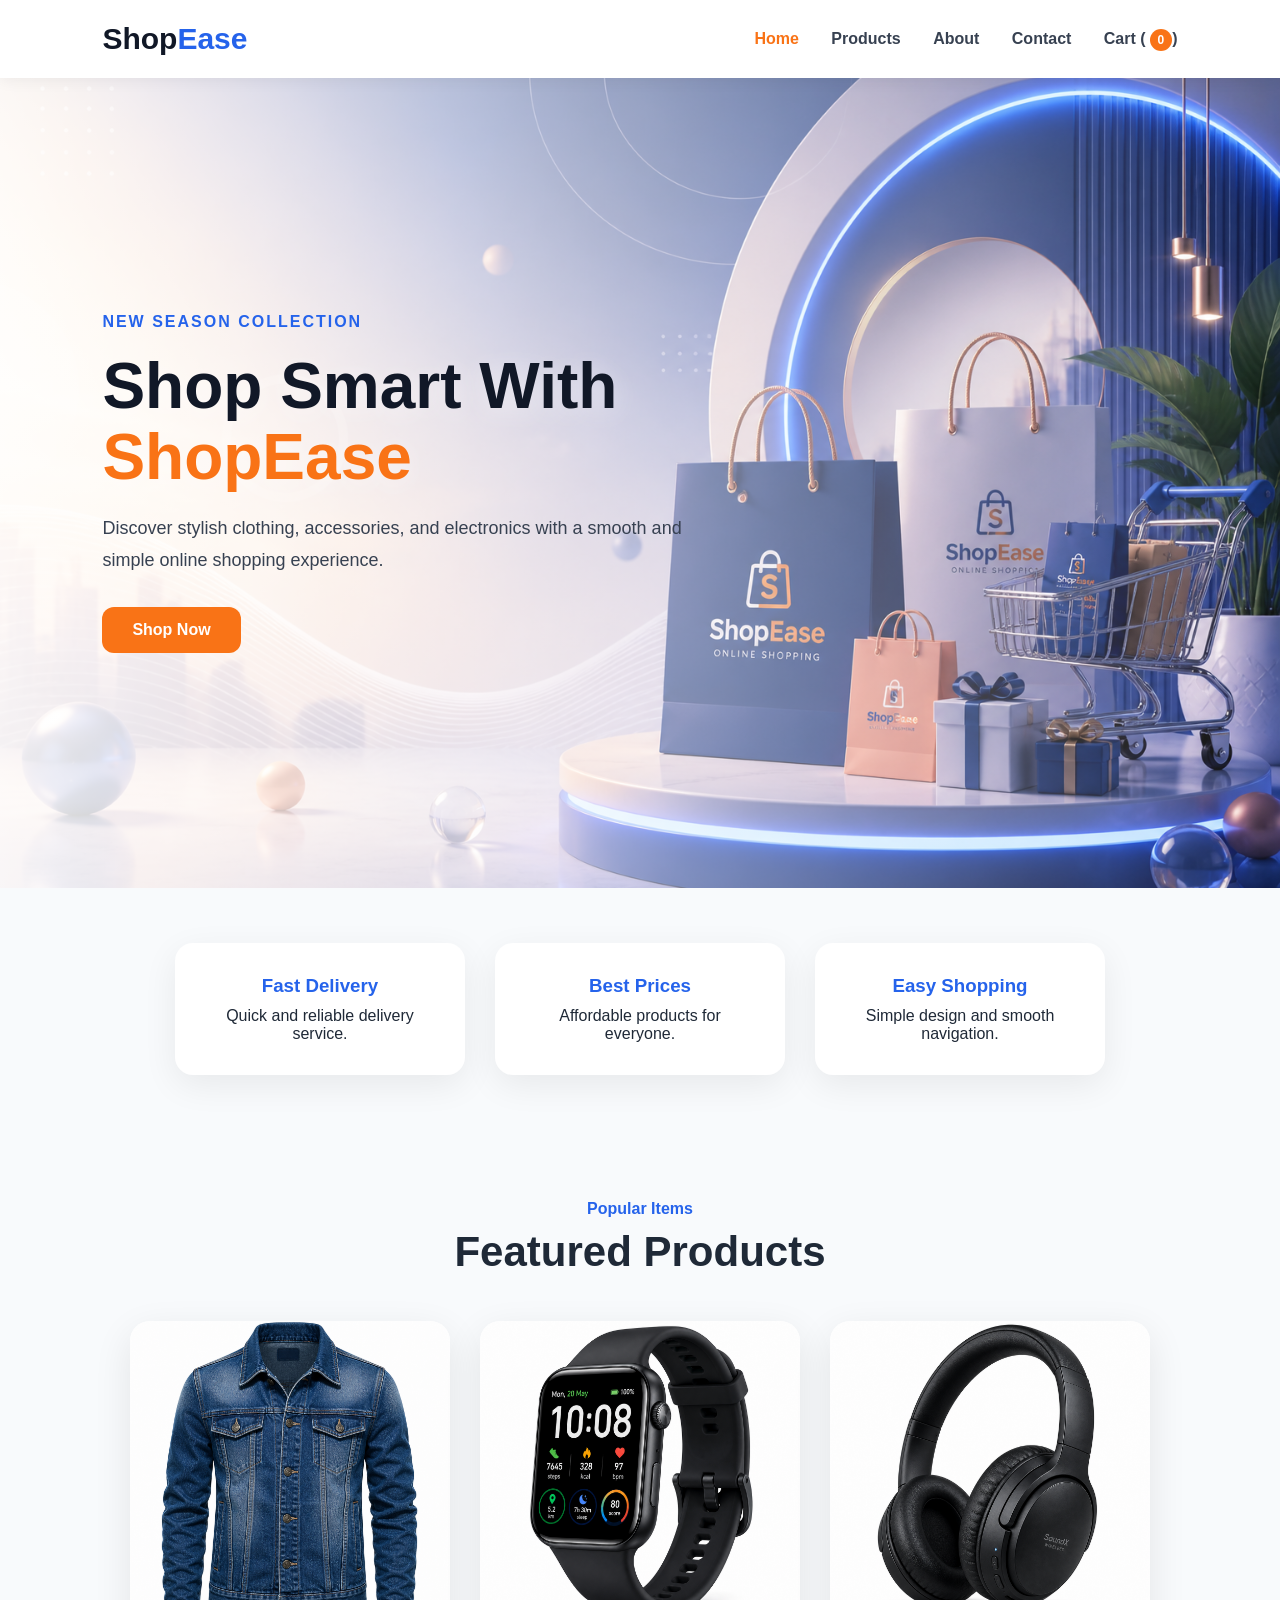
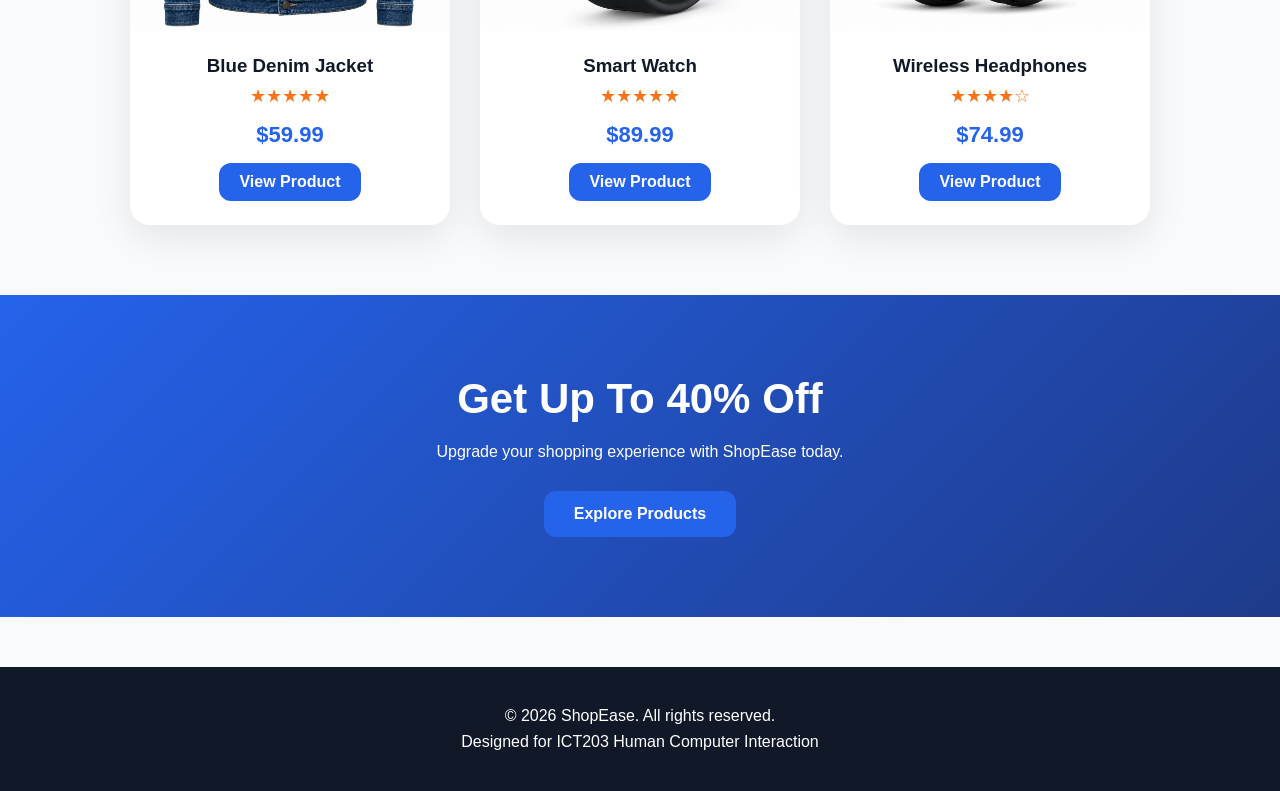
<file: index.html>
<!DOCTYPE html>
<html lang="en">
<head>
  <meta charset="UTF-8" />
  <meta name="viewport" content="width=device-width, initial-scale=1.0" />
  <title>ShopEase | Online Shopping Website</title>
  <link rel="stylesheet" href="style.css" />
  <link rel="icon" href="images/favicon.png">
</head>
<body>

  <header class="header">
    <a href="index.html" class="logo">Shop<span>Ease</span></a>

    <nav class="navbar">
      <a href="index.html" class="active">Home</a>
      <a href="shop.html">Products</a>
      <a href="about.html">About</a>
      <a href="contact.html">Contact</a>
      <a href="cart.html">Cart (<span id="cartCount">0</span>)</a>
    </nav>
  </header>

  <section class="hero">
    <div class="hero-overlay">
      <p class="category">NEW SEASON COLLECTION</p>
      <h1>Shop Smart With <span>ShopEase</span></h1>
      <p class="hero-text">
        Discover stylish clothing, accessories, and electronics with a smooth and simple online shopping experience.
      </p>
      <a href="shop.html" class="btn">Shop Now</a>
    </div>
  </section>

  <section class="features">
    <div class="feature-box">
      <h3>Fast Delivery</h3>
      <p>Quick and reliable delivery service.</p>
    </div>

    <div class="feature-box">
      <h3>Best Prices</h3>
      <p>Affordable products for everyone.</p>
    </div>

    <div class="feature-box">
      <h3>Easy Shopping</h3>
      <p>Simple design and smooth navigation.</p>
    </div>
  </section>

  <section class="products-section">
    <div class="section-title">
      <p>Popular Items</p>
      <h2>Featured Products</h2>
    </div>

    <div class="product-grid">
      <div class="product-card">
        <img src="images/product1.jpg" alt="Blue Denim Jacket" />
        <h3>Blue Denim Jacket</h3>
        <p class="rating">★★★★★</p>
        <p class="price">$59.99</p>
        <a href="denim.html" class="btn small-btn">View Product</a>
      </div>

      <div class="product-card">
        <img src="images/product2.jpg" alt="Smart Watch" />
        <h3>Smart Watch</h3>
        <p class="rating">★★★★★</p>
        <p class="price">$89.99</p>
        <a href="watch.html" class="btn small-btn">View Product</a>
      </div>

      <div class="product-card">
        <img src="images/product3.jpg" alt="Wireless Headphones" />
        <h3>Wireless Headphones</h3>
        <p class="rating">★★★★☆</p>
        <p class="price">$74.99</p>
        <a href="headphones.html" class="btn small-btn">View Product</a>
      </div>
    </div>
  </section>

  <section class="banner">
    <h2>Get Up To 40% Off</h2>
    <p>Upgrade your shopping experience with ShopEase today.</p>
    <a href="shop.html" class="btn">Explore Products</a>
  </section>

  <footer class="footer">
    <p>© 2026 ShopEase. All rights reserved.</p>
    <p>Designed for ICT203 Human Computer Interaction</p>
  </footer>

  <button id="backToTop" onclick="scrollToTop()">↑</button>

  <script src="script.js"></script>
</body>
</html>
</file>
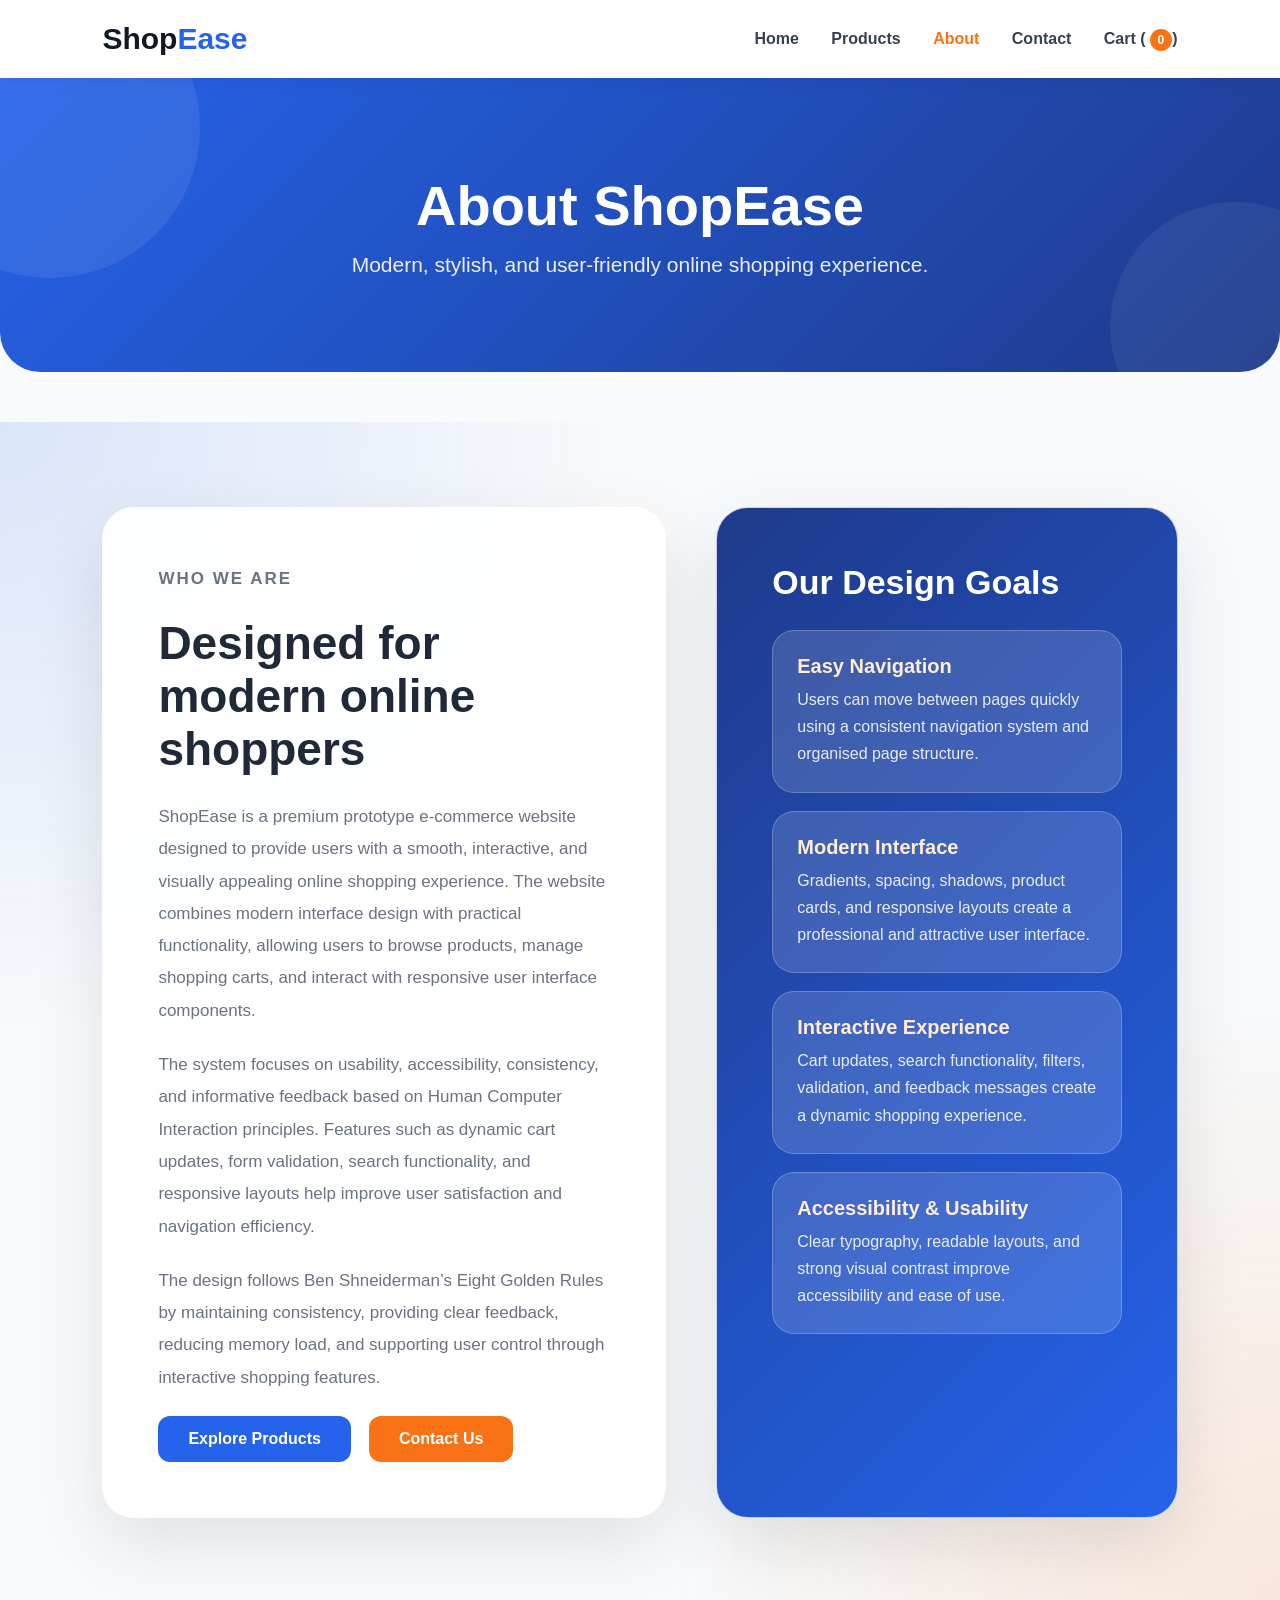
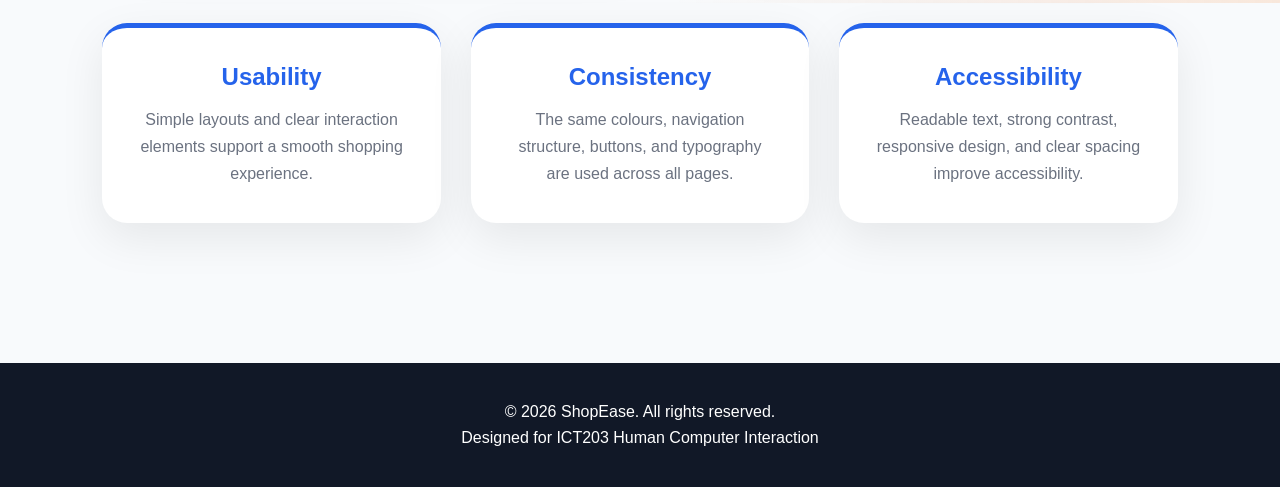
<file: about.html>
<!DOCTYPE html>
<html lang="en">
<head>
  <meta charset="UTF-8">
  <meta name="viewport" content="width=device-width, initial-scale=1.0">
  <title>About | ShopEase</title>
  <link rel="stylesheet" href="style.css">
  <link rel="icon" href="images/favicon.png">
</head>
<body>

<header class="header">
  <a href="index.html" class="logo">Shop<span>Ease</span></a>

  <nav class="navbar">
    <a href="index.html">Home</a>
    <a href="shop.html">Products</a>
    <a href="about.html" class="active">About</a>
    <a href="contact.html">Contact</a>
    <a href="cart.html">Cart (<span id="cartCount">0</span>)</a>
  </nav>
</header>

<section class="page-header">
  <h1>About ShopEase</h1>
  <p>Modern, stylish, and user-friendly online shopping experience.</p>
</section>

<section class="about-section">

  <div class="about-content">
    <p class="category">Who We Are</p>

    <h2>Designed for modern online shoppers</h2>

    <p>
      ShopEase is a premium prototype e-commerce website designed to provide users with
      a smooth, interactive, and visually appealing online shopping experience.
      The website combines modern interface design with practical functionality,
      allowing users to browse products, manage shopping carts, and interact with
      responsive user interface components.
    </p>

    <p>
      The system focuses on usability, accessibility, consistency, and informative feedback
      based on Human Computer Interaction principles. Features such as dynamic cart updates,
      form validation, search functionality, and responsive layouts help improve user satisfaction
      and navigation efficiency.
    </p>

    <p>
      The design follows Ben Shneiderman’s Eight Golden Rules by maintaining consistency,
      providing clear feedback, reducing memory load, and supporting user control through
      interactive shopping features.
    </p>

    <div class="about-buttons">
      <a href="shop.html" class="btn">Explore Products</a>
      <a href="contact.html" class="btn secondary-btn">Contact Us</a>
    </div>
  </div>

  <div class="about-card">

    <h3>Our Design Goals</h3>

    <div class="goal-box">
      <h4>Easy Navigation</h4>
      <p>
        Users can move between pages quickly using a consistent navigation system
        and organised page structure.
      </p>
    </div>

    <div class="goal-box">
      <h4>Modern Interface</h4>
      <p>
        Gradients, spacing, shadows, product cards, and responsive layouts
        create a professional and attractive user interface.
      </p>
    </div>

    <div class="goal-box">
      <h4>Interactive Experience</h4>
      <p>
        Cart updates, search functionality, filters, validation, and feedback
        messages create a dynamic shopping experience.
      </p>
    </div>

    <div class="goal-box">
      <h4>Accessibility & Usability</h4>
      <p>
        Clear typography, readable layouts, and strong visual contrast
        improve accessibility and ease of use.
      </p>
    </div>

  </div>

</section>

<section class="about-values">

  <div class="value-box">
    <h3>Usability</h3>
    <p>
      Simple layouts and clear interaction elements support a smooth shopping experience.
    </p>
  </div>

  <div class="value-box">
    <h3>Consistency</h3>
    <p>
      The same colours, navigation structure, buttons, and typography are used across all pages.
    </p>
  </div>

  <div class="value-box">
    <h3>Accessibility</h3>
    <p>
      Readable text, strong contrast, responsive design, and clear spacing improve accessibility.
    </p>
  </div>

</section>

<footer class="footer">
  <p>© 2026 ShopEase. All rights reserved.</p>
  <p>Designed for ICT203 Human Computer Interaction</p>
</footer>

<button id="backToTop" onclick="scrollToTop()">↑</button>

<script src="script.js"></script>
</body>
</html>
</file>
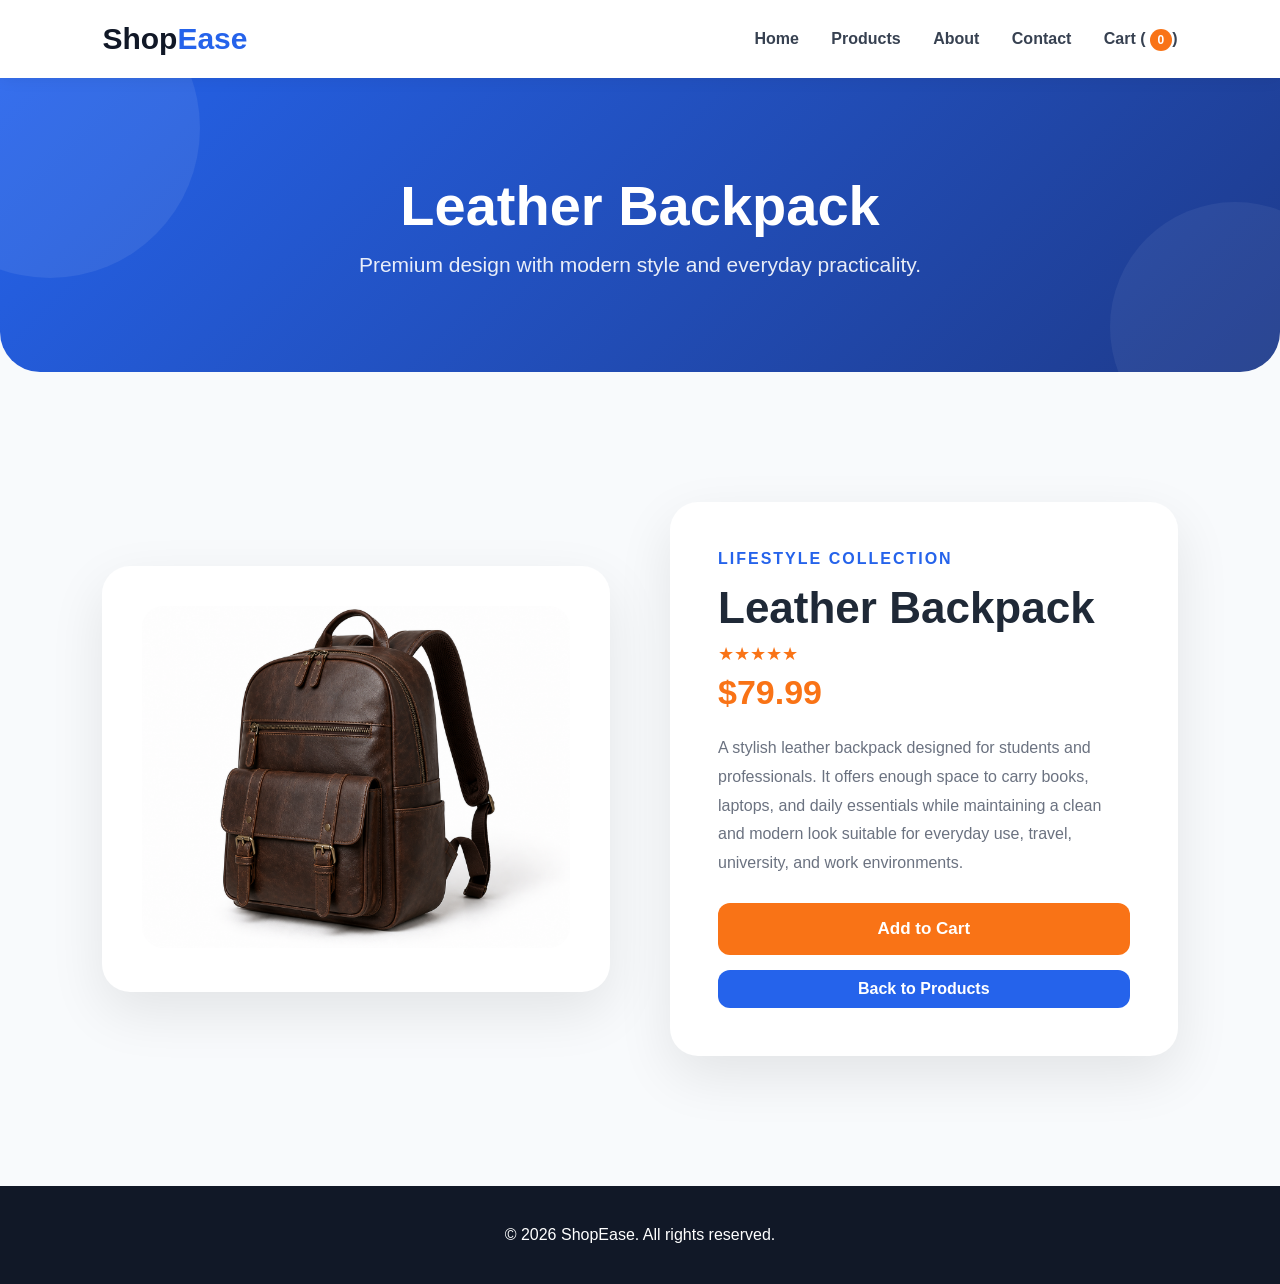
<file: backpack.html>
<!DOCTYPE html>
<html lang="en">
<head>
  <meta charset="UTF-8">
  <title>Leather Backpack | ShopEase</title>
  <link rel="stylesheet" href="style.css">
  <link rel="icon" href="images/favicon.png">
</head>
<body>

<header class="header">
  <a href="index.html" class="logo">Shop<span>Ease</span></a>

  <nav class="navbar">
    <a href="index.html">Home</a>
    <a href="shop.html">Products</a>
    <a href="about.html">About</a>
    <a href="contact.html">Contact</a>
    <a href="cart.html">Cart (<span id="cartCount">0</span>)</a>
  </nav>
</header>

<section class="page-header">
  <h1>Leather Backpack</h1>
  <p>Premium design with modern style and everyday practicality.</p>
</section>

<section class="single-product">

  <div class="single-image">
    <img src="images/product5.jpg" alt="Leather Backpack">
  </div>

  <div class="single-info">
    <p class="category">Lifestyle Collection</p>

    <h2>Leather Backpack</h2>

    <p class="rating">★★★★★</p>

    <p class="single-price">$79.99</p>

    <p class="single-description">
      A stylish leather backpack designed for students and professionals.
      It offers enough space to carry books, laptops, and daily essentials
      while maintaining a clean and modern look suitable for everyday use,
      travel, university, and work environments.
    </p>

    <button class="cart-btn large-cart" onclick="addToCart('Leather Backpack')">
      Add to Cart
    </button>

    <a href="shop.html" class="btn small-btn">Back to Products</a>
  </div>

</section>

<footer class="footer">
  <p>© 2026 ShopEase. All rights reserved.</p>
</footer>

<button id="backToTop" onclick="scrollToTop()">↑</button>

<script src="script.js"></script>
</body>
</html>
</file>
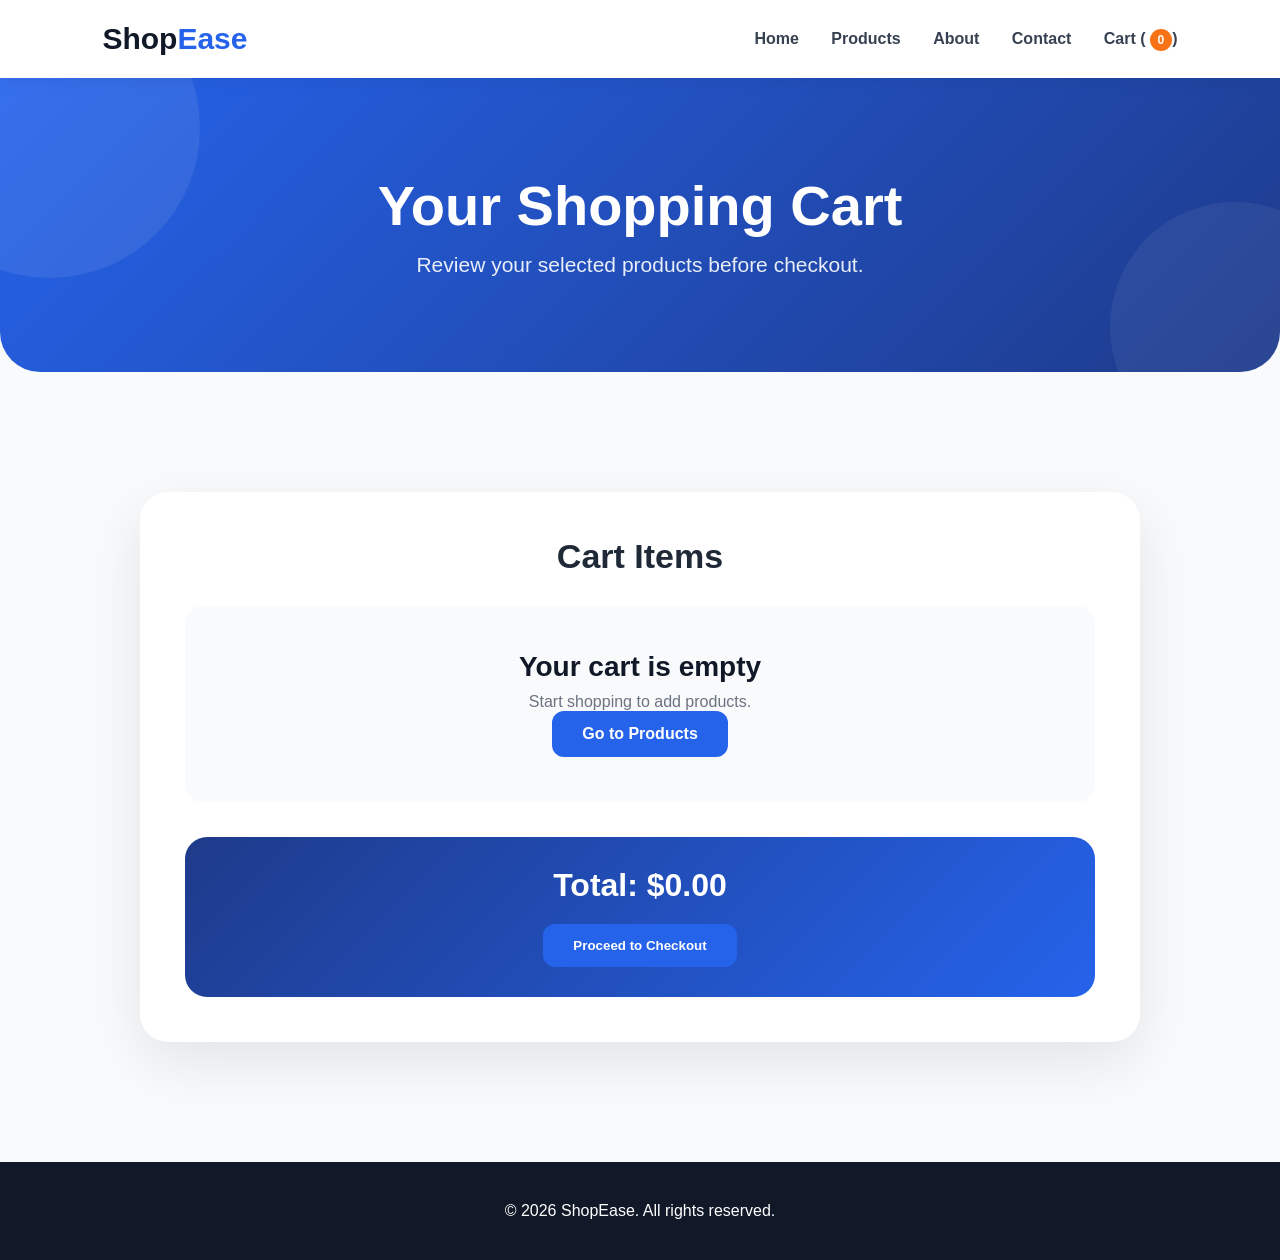
<file: cart.html>
<!DOCTYPE html>
<html lang="en">
<head>
  <meta charset="UTF-8">
  <title>Your Cart | ShopEase</title>
  <link rel="stylesheet" href="style.css">
</head>
<body>

<header class="header">
  <a href="index.html" class="logo">Shop<span>Ease</span></a>

  <nav class="navbar">
    <a href="index.html">Home</a>
    <a href="shop.html">Products</a>
    <a href="about.html">About</a>
    <a href="contact.html">Contact</a>
    <a href="cart.html">Cart (<span id="cartCount">0</span>)</a>
  </nav>
</header>

<section class="page-header">
  <h1>Your Shopping Cart</h1>
  <p>Review your selected products before checkout.</p>
</section>

<section class="cart-section">
  <div class="cart-box">
    <h2>Cart Items</h2>

    <div id="cartItems">
      <p class="empty-cart">Your cart is currently empty.</p>
    </div>

    <div class="cart-total">
        <h3 id="cartTotal">Total: $0.00</h3>
        <button class="cart-btn" onclick="alert('Prototype only - checkout not implemented')">
            Proceed to Checkout
          </button>
    </div>
  </div>
</section>

<footer class="footer">
  <p>© 2026 ShopEase. All rights reserved.</p>
</footer>

<script src="script.js"></script>
</body>
</html>
</file>
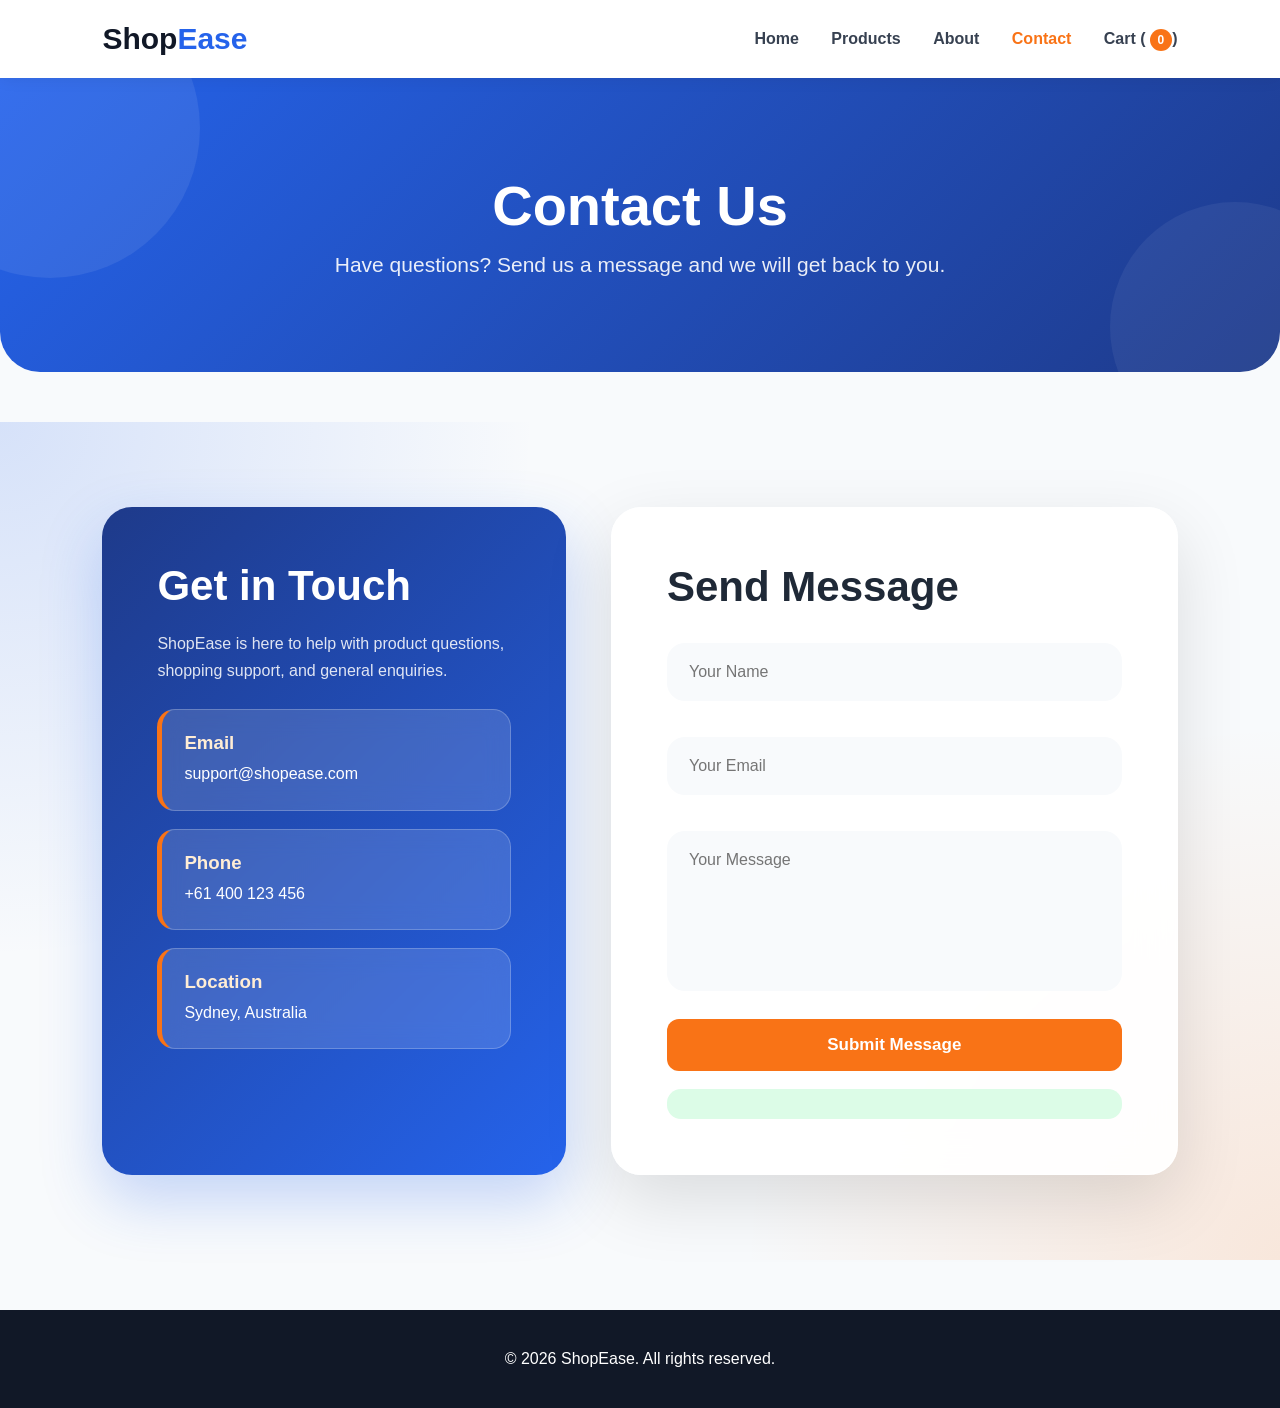
<file: contact.html>
<!DOCTYPE html>
<html lang="en">
<head>
  <meta charset="UTF-8">
  <title>Contact | ShopEase</title>
  <link rel="stylesheet" href="style.css">
</head>
<body>

<header class="header">
  <a href="index.html" class="logo">Shop<span>Ease</span></a>

  <nav class="navbar">
    <a href="index.html">Home</a>
    <a href="shop.html">Products</a>
    <a href="about.html">About</a>
    <a href="contact.html" class="active">Contact</a>
    <a href="cart.html">Cart (<span id="cartCount">0</span>)</a>
  </nav>
</header>

<section class="page-header">
  <h1>Contact Us</h1>
  <p>Have questions? Send us a message and we will get back to you.</p>
</section>

<section class="contact-section">
  <div class="contact-info">
    <h2>Get in Touch</h2>
    <p>ShopEase is here to help with product questions, shopping support, and general enquiries.</p>

    <div class="info-box">
      <h3>Email</h3>
      <p>support@shopease.com</p>
    </div>

    <div class="info-box">
      <h3>Phone</h3>
      <p>+61 400 123 456</p>
    </div>

    <div class="info-box">
      <h3>Location</h3>
      <p>Sydney, Australia</p>
    </div>
  </div>

  <form class="contact-form" onsubmit="return validateContactForm()">
    <h2>Send Message</h2>

    <input type="text" id="name" placeholder="Your Name">
    <p class="error" id="nameError"></p>

    <input type="email" id="email" placeholder="Your Email">
    <p class="error" id="emailError"></p>

    <textarea id="message" placeholder="Your Message"></textarea>
    <p class="error" id="messageError"></p>

    <button type="submit" class="cart-btn large-cart">Submit Message</button>

    <p class="success-text" id="formSuccess"></p>
  </form>
</section>

<footer class="footer">
  <p>© 2026 ShopEase. All rights reserved.</p>
</footer>

<script src="script.js"></script>
</body>
</html>
</file>
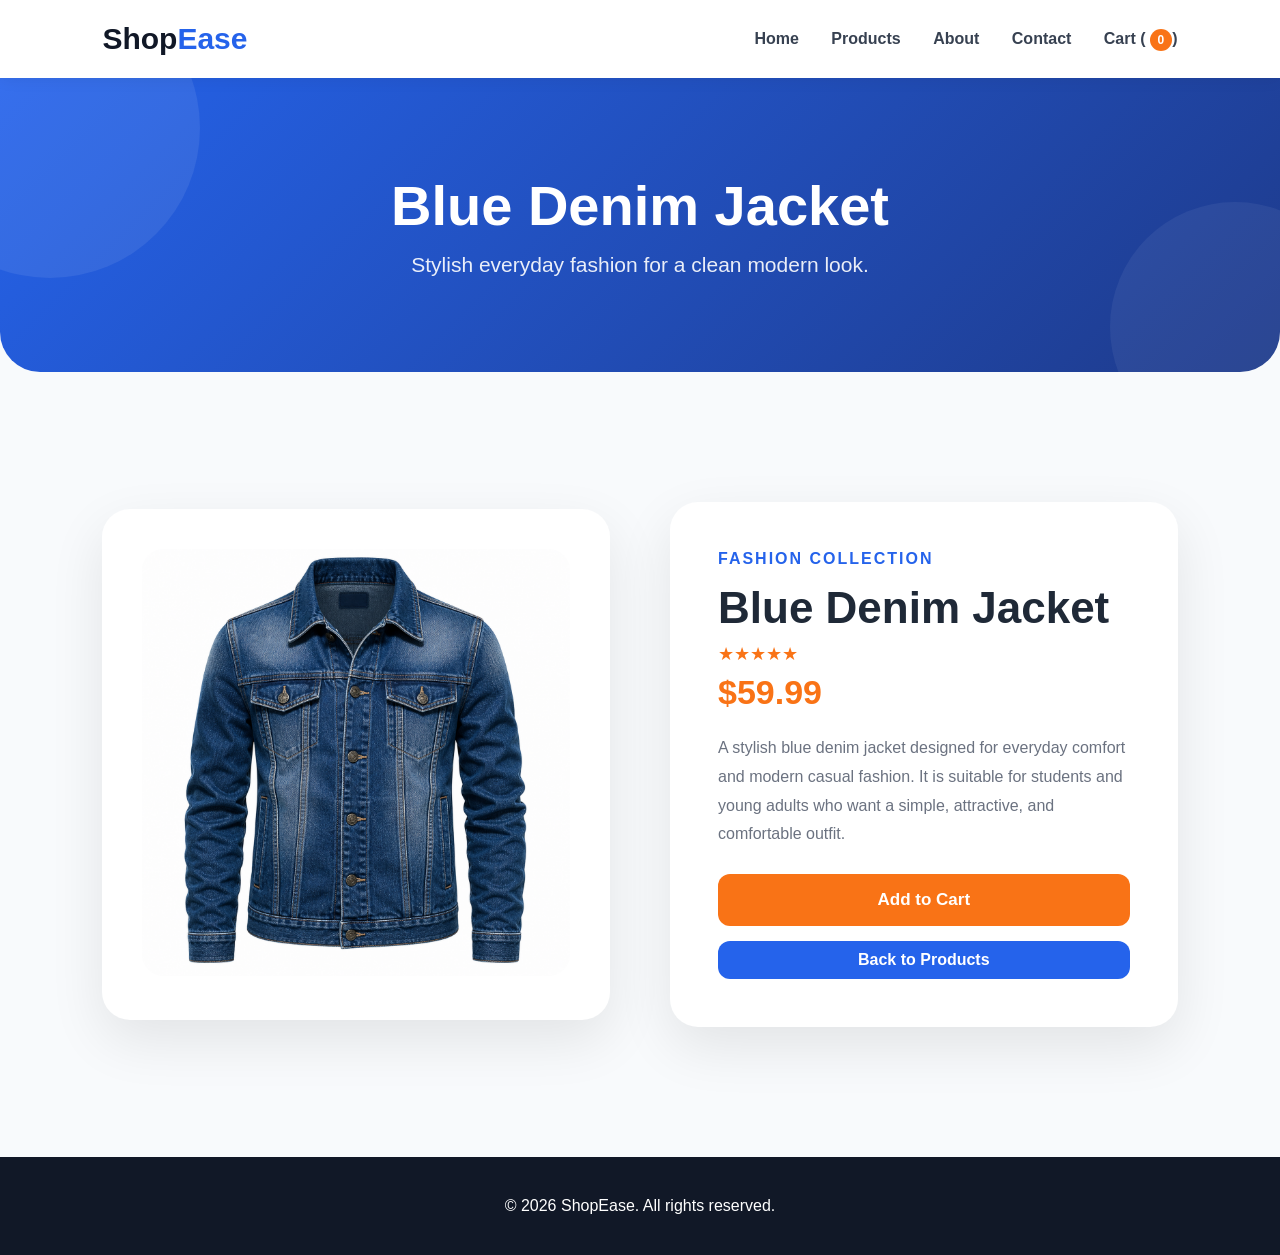
<file: denim.html>
<!DOCTYPE html>
<html lang="en">
<head>
  <meta charset="UTF-8">
  <title>Blue Denim Jacket | ShopEase</title>
  <link rel="stylesheet" href="style.css">
  <link rel="icon" href="images/favicon.png">
</head>
<body>

<header class="header">
  <a href="index.html" class="logo">Shop<span>Ease</span></a>

  <nav class="navbar">
    <a href="index.html">Home</a>
    <a href="shop.html">Products</a>
    <a href="about.html">About</a>
    <a href="contact.html">Contact</a>
    <a href="cart.html">Cart (<span id="cartCount">0</span>)</a>
  </nav>
</header>

<section class="page-header">
  <h1>Blue Denim Jacket</h1>
  <p>Stylish everyday fashion for a clean modern look.</p>
</section>

<section class="single-product">
  <div class="single-image">
    <img src="images/product1.jpg" alt="Blue Denim Jacket">
  </div>

  <div class="single-info">
    <p class="category">Fashion Collection</p>
    <h2>Blue Denim Jacket</h2>
    <p class="rating">★★★★★</p>
    <p class="single-price">$59.99</p>

    <p class="single-description">
      A stylish blue denim jacket designed for everyday comfort and modern casual fashion.
      It is suitable for students and young adults who want a simple, attractive, and comfortable outfit.
    </p>

    <button class="cart-btn large-cart" onclick="addToCart('Blue Denim Jacket')">Add to Cart</button>
    <a href="shop.html" class="btn small-btn">Back to Products</a>
  </div>
</section>

<footer class="footer">
  <p>© 2026 ShopEase. All rights reserved.</p>
</footer>

<button id="backToTop" onclick="scrollToTop()">↑</button>

<script src="script.js"></script>
</body>
</html>
</file>
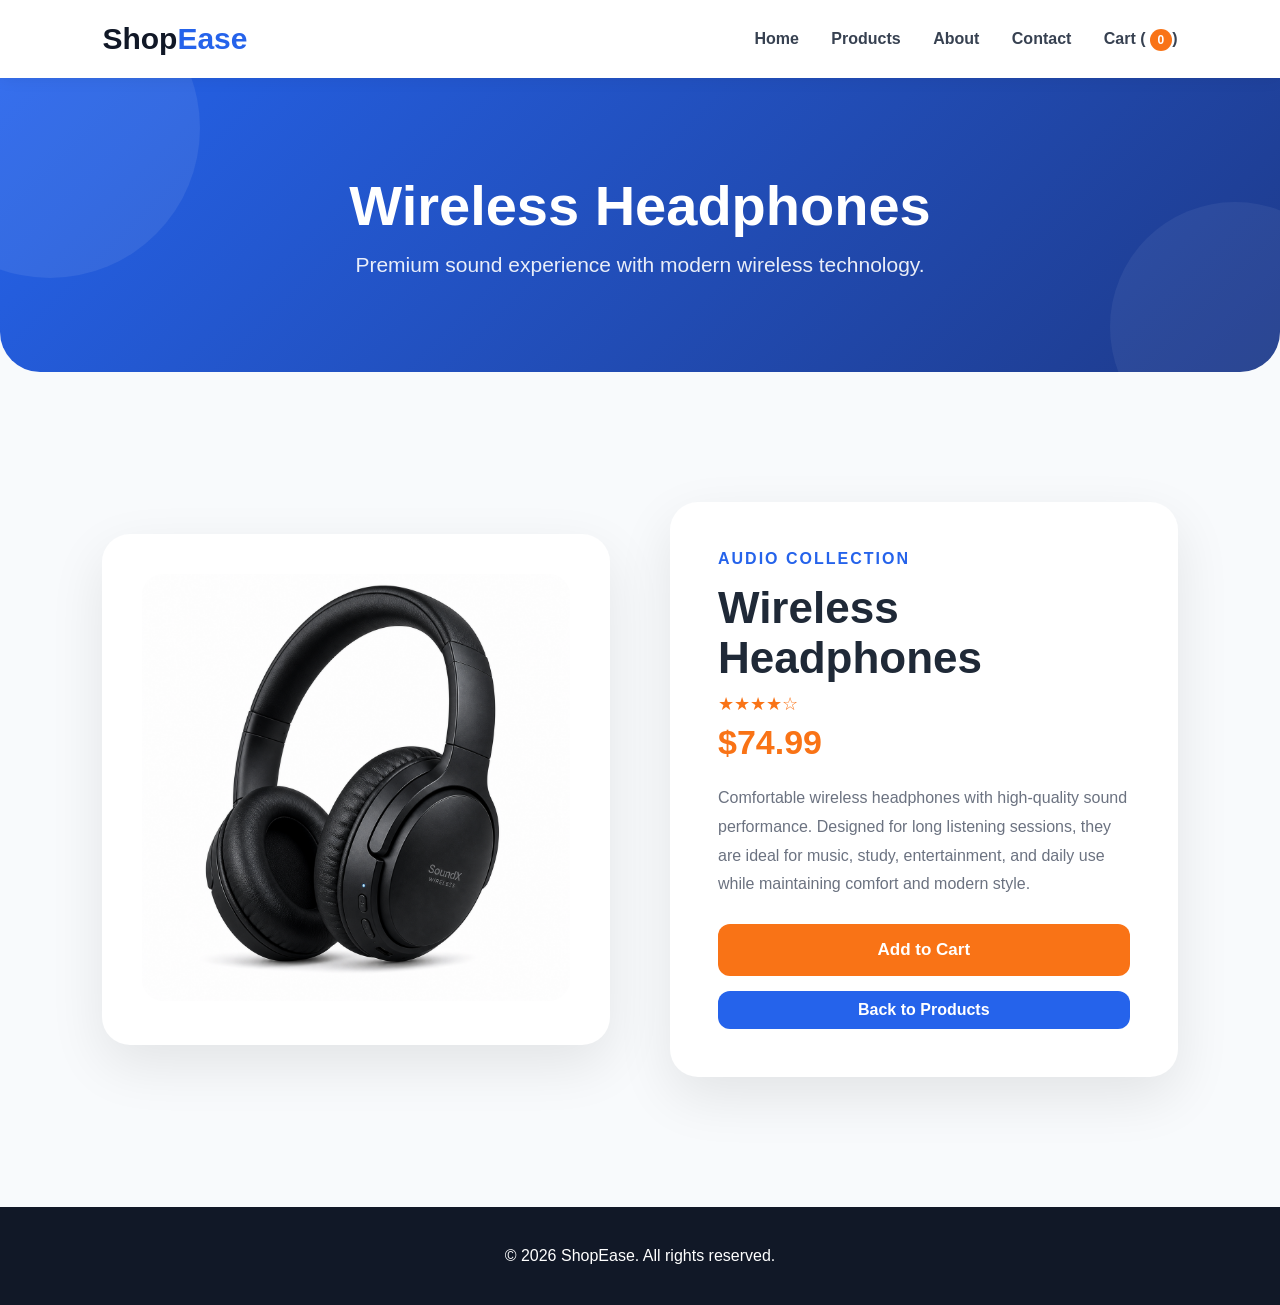
<file: headphones.html>
<!DOCTYPE html>
<html lang="en">
<head>
  <meta charset="UTF-8">
  <title>Wireless Headphones | ShopEase</title>
  <link rel="stylesheet" href="style.css">
  <link rel="icon" href="images/favicon.png">
</head>
<body>

<header class="header">
  <a href="index.html" class="logo">Shop<span>Ease</span></a>

  <nav class="navbar">
    <a href="index.html">Home</a>
    <a href="shop.html">Products</a>
    <a href="about.html">About</a>
    <a href="contact.html">Contact</a>
    <a href="cart.html">Cart (<span id="cartCount">0</span>)</a>
  </nav>
</header>

<section class="page-header">
  <h1>Wireless Headphones</h1>
  <p>Premium sound experience with modern wireless technology.</p>
</section>

<section class="single-product">

  <div class="single-image">
    <img src="images/product3.jpg" alt="Wireless Headphones">
  </div>

  <div class="single-info">
    <p class="category">Audio Collection</p>

    <h2>Wireless Headphones</h2>

    <p class="rating">★★★★☆</p>

    <p class="single-price">$74.99</p>

    <p class="single-description">
      Comfortable wireless headphones with high-quality sound performance.
      Designed for long listening sessions, they are ideal for music, study, entertainment,
      and daily use while maintaining comfort and modern style.
    </p>

    <button class="cart-btn large-cart" onclick="addToCart('Wireless Headphones')">
      Add to Cart
    </button>

    <a href="shop.html" class="btn small-btn">Back to Products</a>
  </div>

</section>

<footer class="footer">
  <p>© 2026 ShopEase. All rights reserved.</p>
</footer>

<button id="backToTop" onclick="scrollToTop()">↑</button>

<script src="script.js"></script>
</body>
</html>
</file>
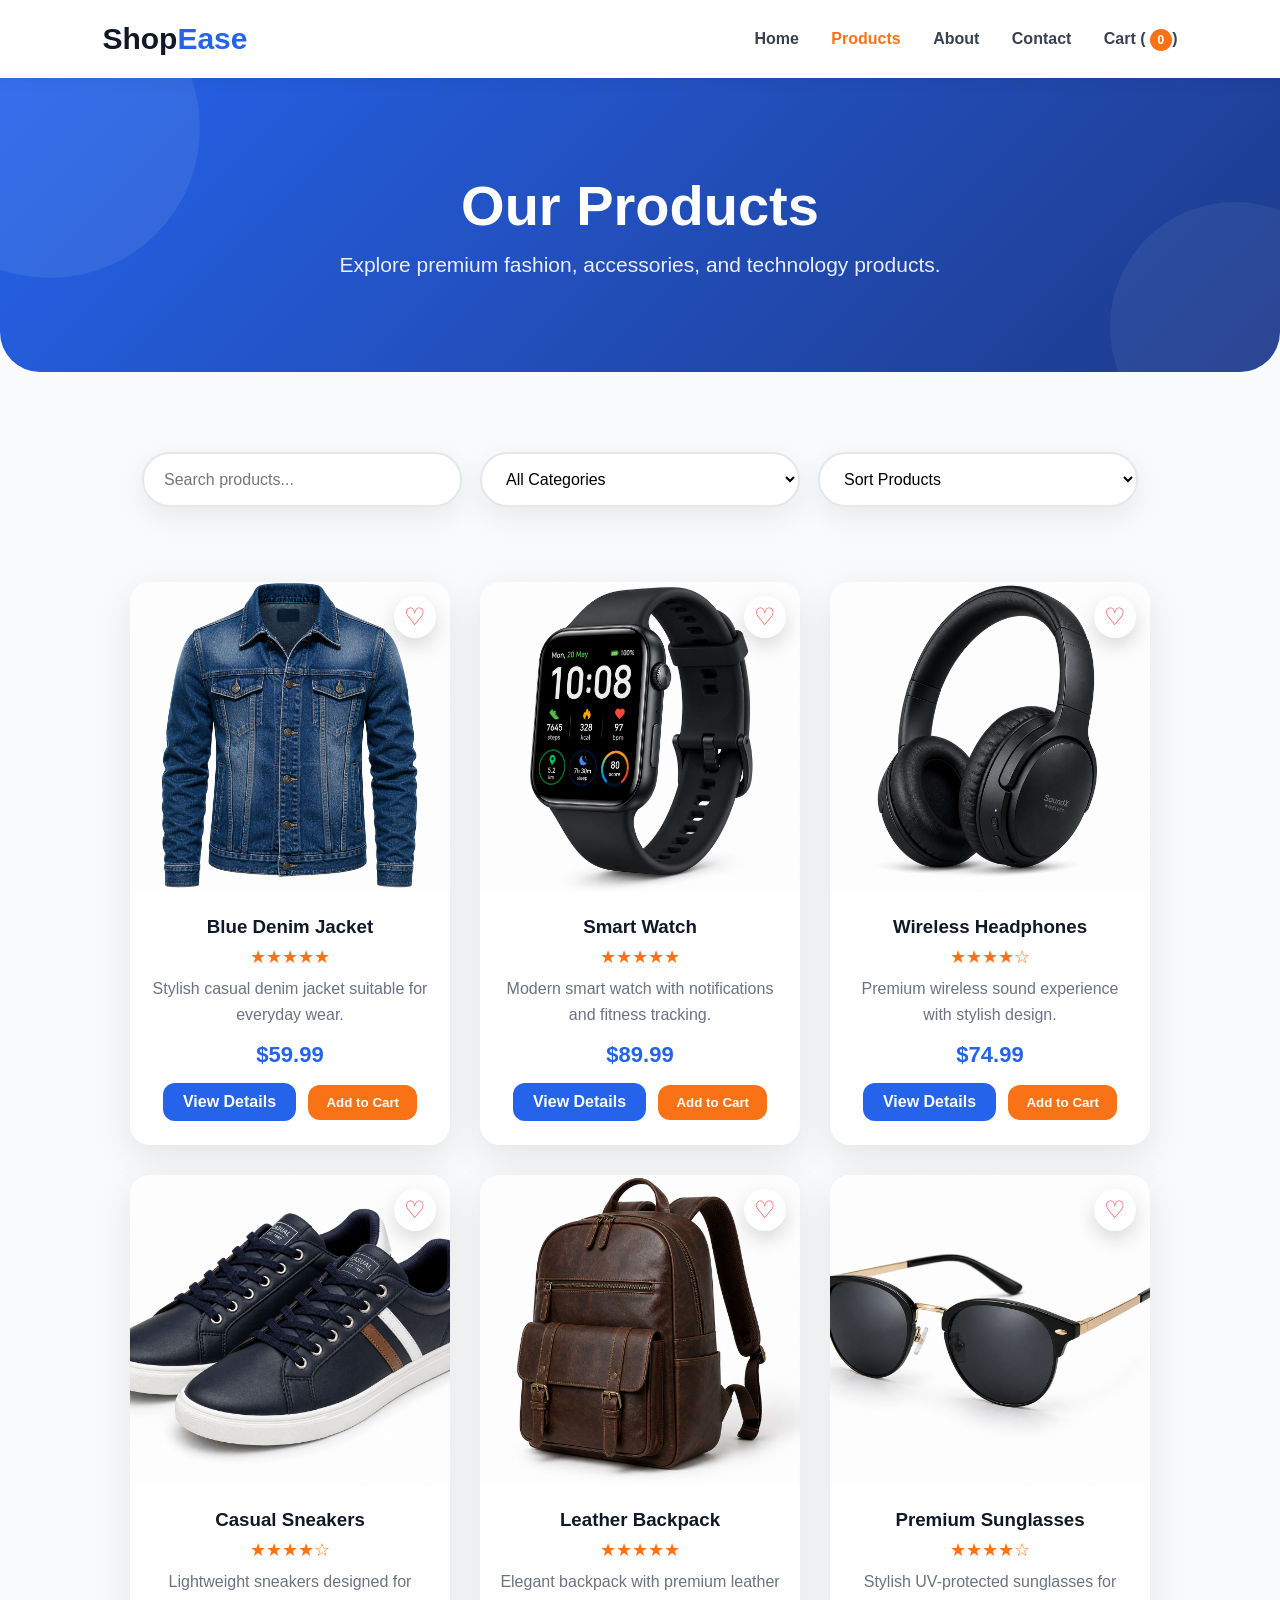
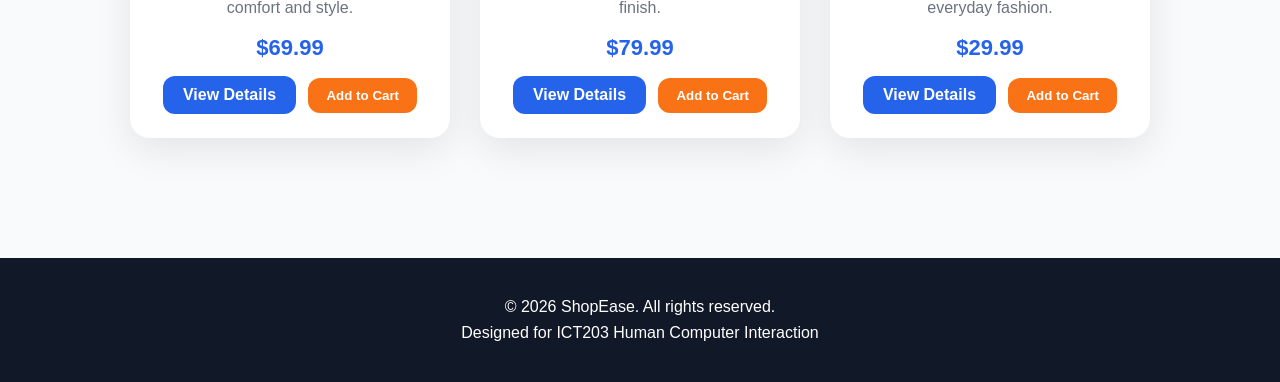
<file: shop.html>
<!DOCTYPE html>
<html lang="en">
<head>
  <meta charset="UTF-8" />
  <meta name="viewport" content="width=device-width, initial-scale=1.0" />
  <title>Products | ShopEase</title>
  <link rel="stylesheet" href="style.css" />
  <link rel="icon" href="images/favicon.png">
</head>
<body>

<header class="header">
  <a href="index.html" class="logo">Shop<span>Ease</span></a>

  <nav class="navbar">
    <a href="index.html">Home</a>
    <a href="shop.html" class="active">Products</a>
    <a href="about.html">About</a>
    <a href="contact.html">Contact</a>
    <a href="cart.html">Cart (<span id="cartCount">0</span>)</a>
  </nav>
</header>

<section class="page-header">
  <h1>Our Products</h1>
  <p>Explore premium fashion, accessories, and technology products.</p>
</section>

<section class="shop-controls">
  <input type="text" id="searchInput" placeholder="Search products..." onkeyup="filterProducts()">

  <select id="categoryFilter" onchange="filterProducts()">
    <option value="all">All Categories</option>
    <option value="fashion">Fashion</option>
    <option value="technology">Technology</option>
    <option value="audio">Audio</option>
    <option value="footwear">Footwear</option>
    <option value="lifestyle">Lifestyle</option>
    <option value="accessories">Accessories</option>
  </select>

  <select id="sortFilter" onchange="filterProducts()">
    <option value="default">Sort Products</option>
    <option value="low-high">Price: Low to High</option>
    <option value="high-low">Price: High to Low</option>
  </select>
</section>

<section class="products-section">
  <div class="product-grid" id="productGrid">

    <div class="product-card" data-name="Blue Denim Jacket" data-category="fashion" data-price="59.99">
      <button class="wishlist-btn" onclick="toggleWishlist(this)">♡</button>
      <img src="images/product1.jpg" alt="Blue Denim Jacket">
      <h3>Blue Denim Jacket</h3>
      <p class="rating">★★★★★</p>
      <p class="description">Stylish casual denim jacket suitable for everyday wear.</p>
      <p class="price">$59.99</p>
      <a href="denim.html" class="btn small-btn">View Details</a>
      <button class="cart-btn" onclick="addToCart('Blue Denim Jacket')">Add to Cart</button>
    </div>

    <div class="product-card" data-name="Smart Watch" data-category="technology" data-price="89.99">
      <button class="wishlist-btn" onclick="toggleWishlist(this)">♡</button>
      <img src="images/product2.jpg" alt="Smart Watch">
      <h3>Smart Watch</h3>
      <p class="rating">★★★★★</p>
      <p class="description">Modern smart watch with notifications and fitness tracking.</p>
      <p class="price">$89.99</p>
      <a href="watch.html" class="btn small-btn">View Details</a>
      <button class="cart-btn" onclick="addToCart('Smart Watch')">Add to Cart</button>
    </div>

    <div class="product-card" data-name="Wireless Headphones" data-category="audio" data-price="74.99">
      <button class="wishlist-btn" onclick="toggleWishlist(this)">♡</button>
      <img src="images/product3.jpg" alt="Wireless Headphones">
      <h3>Wireless Headphones</h3>
      <p class="rating">★★★★☆</p>
      <p class="description">Premium wireless sound experience with stylish design.</p>
      <p class="price">$74.99</p>
      <a href="headphones.html" class="btn small-btn">View Details</a>
      <button class="cart-btn" onclick="addToCart('Wireless Headphones')">Add to Cart</button>
    </div>

    <div class="product-card" data-name="Casual Sneakers" data-category="footwear" data-price="69.99">
      <button class="wishlist-btn" onclick="toggleWishlist(this)">♡</button>
      <img src="images/product4.jpg" alt="Casual Sneakers">
      <h3>Casual Sneakers</h3>
      <p class="rating">★★★★☆</p>
      <p class="description">Lightweight sneakers designed for comfort and style.</p>
      <p class="price">$69.99</p>
      <a href="sneakers.html" class="btn small-btn">View Details</a>
      <button class="cart-btn" onclick="addToCart('Casual Sneakers')">Add to Cart</button>
    </div>

    <div class="product-card" data-name="Leather Backpack" data-category="lifestyle" data-price="79.99">
      <button class="wishlist-btn" onclick="toggleWishlist(this)">♡</button>
      <img src="images/product5.jpg" alt="Leather Backpack">
      <h3>Leather Backpack</h3>
      <p class="rating">★★★★★</p>
      <p class="description">Elegant backpack with premium leather finish.</p>
      <p class="price">$79.99</p>
      <a href="backpack.html" class="btn small-btn">View Details</a>
      <button class="cart-btn" onclick="addToCart('Leather Backpack')">Add to Cart</button>
    </div>

    <div class="product-card" data-name="Premium Sunglasses" data-category="accessories" data-price="29.99">
      <button class="wishlist-btn" onclick="toggleWishlist(this)">♡</button>
      <img src="images/product6.jpg" alt="Premium Sunglasses">
      <h3>Premium Sunglasses</h3>
      <p class="rating">★★★★☆</p>
      <p class="description">Stylish UV-protected sunglasses for everyday fashion.</p>
      <p class="price">$29.99</p>
      <a href="sunglasses.html" class="btn small-btn">View Details</a>
      <button class="cart-btn" onclick="addToCart('Premium Sunglasses')">Add to Cart</button>
    </div>

  </div>

  <p id="noResults">No products found.</p>
</section>

<footer class="footer">
  <p>© 2026 ShopEase. All rights reserved.</p>
  <p>Designed for ICT203 Human Computer Interaction</p>
</footer>

<button id="backToTop" onclick="scrollToTop()">↑</button>

<script src="script.js"></script>
</body>
</html>
</file>
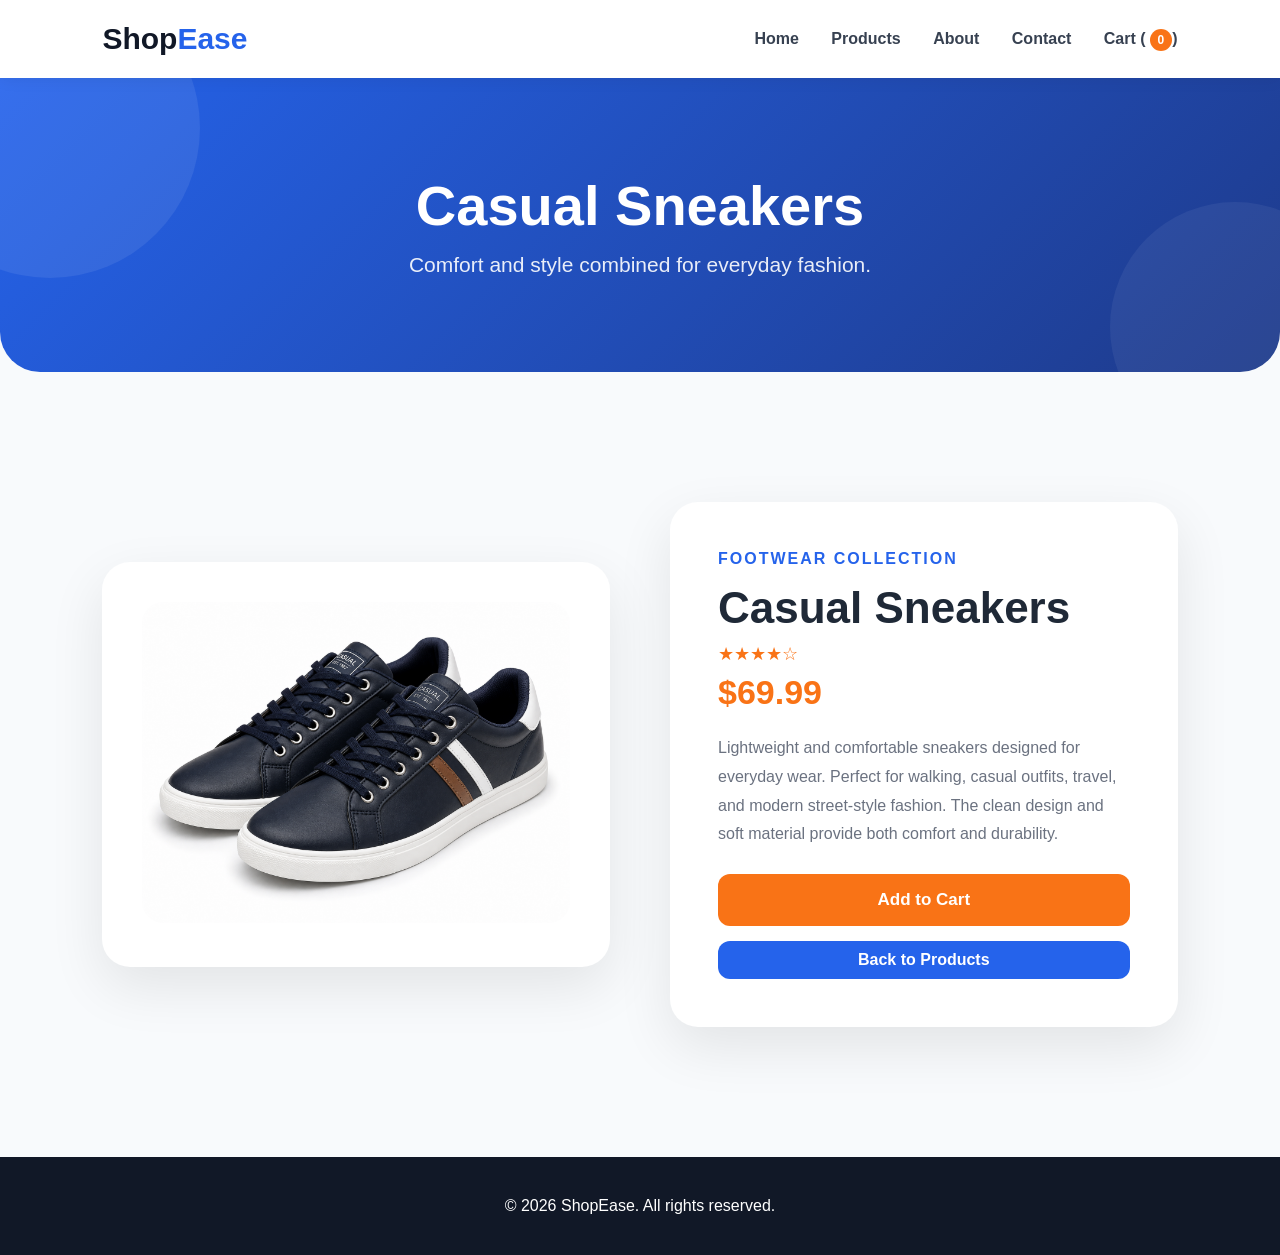
<file: sneakers.html>
<!DOCTYPE html>
<html lang="en">
<head>
  <meta charset="UTF-8">
  <title>Casual Sneakers | ShopEase</title>
  <link rel="stylesheet" href="style.css">
  <link rel="icon" href="images/favicon.png">
</head>
<body>

<header class="header">
  <a href="index.html" class="logo">Shop<span>Ease</span></a>

  <nav class="navbar">
    <a href="index.html">Home</a>
    <a href="shop.html">Products</a>
    <a href="about.html">About</a>
    <a href="contact.html">Contact</a>
    <a href="cart.html">Cart (<span id="cartCount">0</span>)</a>
  </nav>
</header>

<section class="page-header">
  <h1>Casual Sneakers</h1>
  <p>Comfort and style combined for everyday fashion.</p>
</section>

<section class="single-product">

  <div class="single-image">
    <img src="images/product4.jpg" alt="Casual Sneakers">
  </div>

  <div class="single-info">
    <p class="category">Footwear Collection</p>

    <h2>Casual Sneakers</h2>

    <p class="rating">★★★★☆</p>

    <p class="single-price">$69.99</p>

    <p class="single-description">
      Lightweight and comfortable sneakers designed for everyday wear.
      Perfect for walking, casual outfits, travel, and modern street-style fashion.
      The clean design and soft material provide both comfort and durability.
    </p>

    <button class="cart-btn large-cart" onclick="addToCart('Casual Sneakers')">
      Add to Cart
    </button>

    <a href="shop.html" class="btn small-btn">Back to Products</a>
  </div>

</section>

<footer class="footer">
  <p>© 2026 ShopEase. All rights reserved.</p>
</footer>

<button id="backToTop" onclick="scrollToTop()">↑</button>

<script src="script.js"></script>
</body>
</html>
</file>
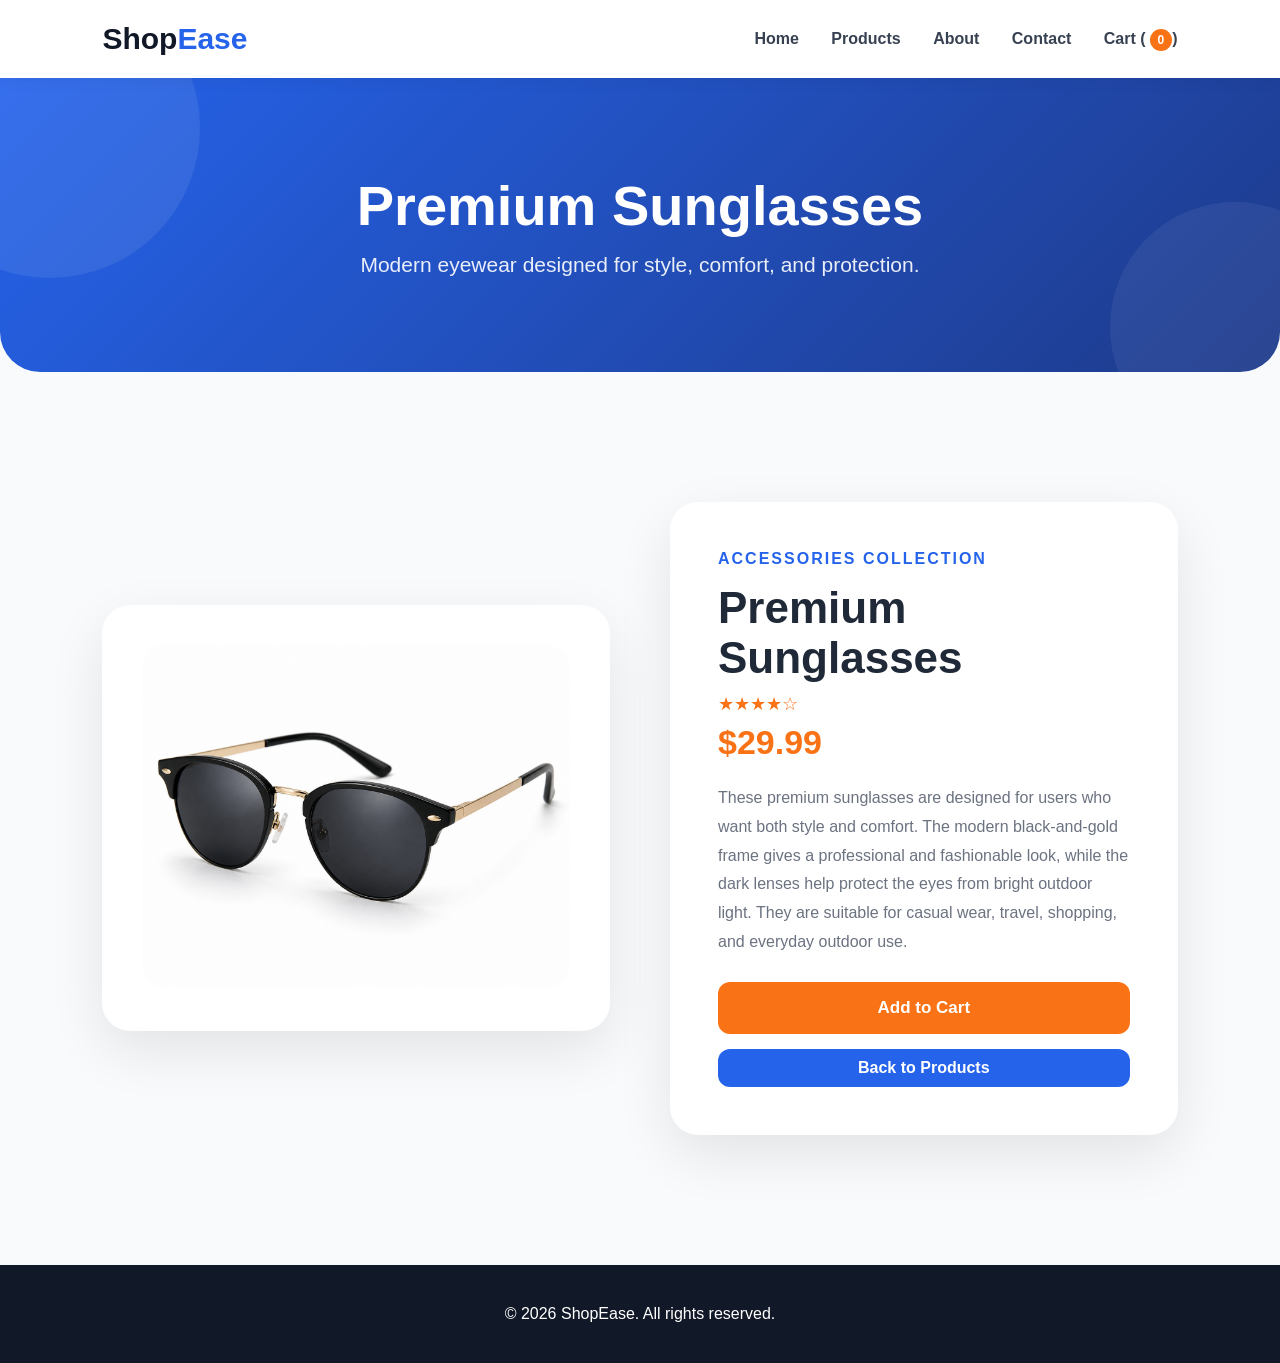
<file: sunglasses.html>
<!DOCTYPE html>
<html lang="en">
<head>
  <meta charset="UTF-8">
  <title>Premium Sunglasses | ShopEase</title>
  <link rel="stylesheet" href="style.css">
  <link rel="icon" href="images/favicon.png">
</head>
<body>

<header class="header">
  <a href="index.html" class="logo">Shop<span>Ease</span></a>

  <nav class="navbar">
    <a href="index.html">Home</a>
    <a href="shop.html">Products</a>
    <a href="about.html">About</a>
    <a href="contact.html">Contact</a>
    <a href="cart.html">Cart (<span id="cartCount">0</span>)</a>
  </nav>
</header>

<section class="page-header">
  <h1>Premium Sunglasses</h1>
  <p>Modern eyewear designed for style, comfort, and protection.</p>
</section>

<section class="single-product">

  <div class="single-image">
    <img src="images/product6.jpg" alt="Premium Sunglasses">
  </div>

  <div class="single-info">
    <p class="category">Accessories Collection</p>

    <h2>Premium Sunglasses</h2>

    <p class="rating">★★★★☆</p>

    <p class="single-price">$29.99</p>

    <p class="single-description">
      These premium sunglasses are designed for users who want both style and comfort.
      The modern black-and-gold frame gives a professional and fashionable look, while
      the dark lenses help protect the eyes from bright outdoor light. They are suitable
      for casual wear, travel, shopping, and everyday outdoor use.
    </p>

    <button class="cart-btn large-cart" onclick="addToCart('Premium Sunglasses')">
      Add to Cart
    </button>

    <a href="shop.html" class="btn small-btn">Back to Products</a>
  </div>

</section>

<footer class="footer">
  <p>© 2026 ShopEase. All rights reserved.</p>
</footer>

<button id="backToTop" onclick="scrollToTop()">↑</button>

<script src="script.js"></script>
</body>
</html>
</file>
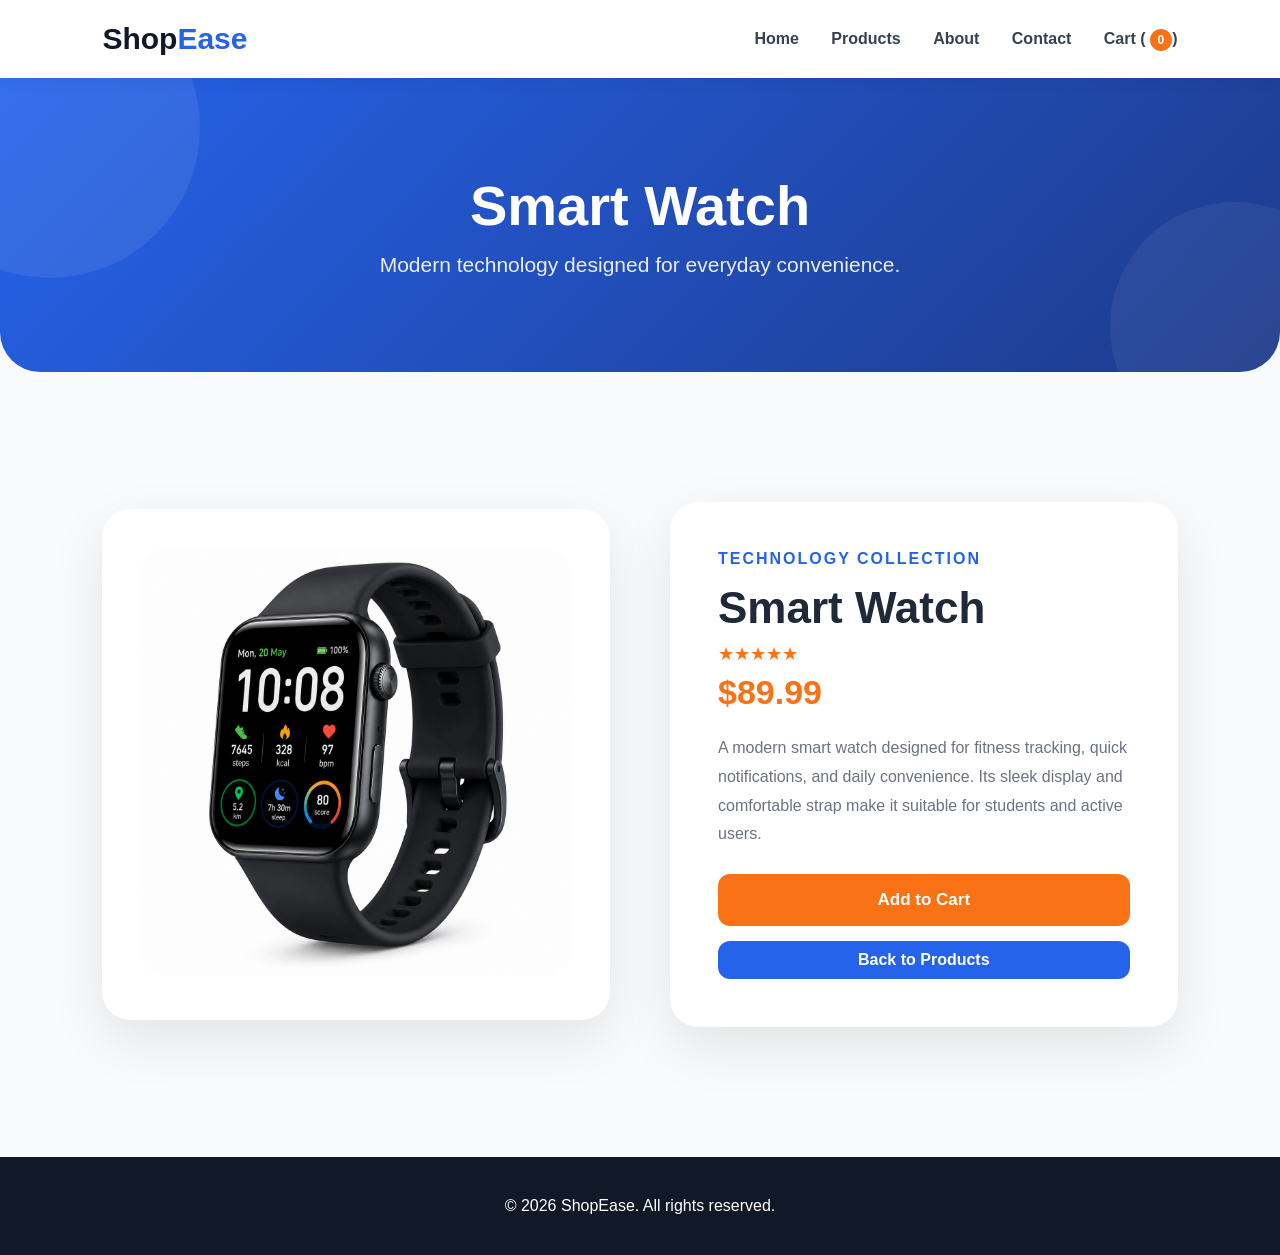
<file: watch.html>
<!DOCTYPE html>
<html lang="en">
<head>
  <meta charset="UTF-8">
  <title>Smart Watch | ShopEase</title>
  <link rel="stylesheet" href="style.css">
  <link rel="icon" href="images/favicon.png">
</head>
<body>

<header class="header">
  <a href="index.html" class="logo">Shop<span>Ease</span></a>

  <nav class="navbar">
    <a href="index.html">Home</a>
    <a href="shop.html">Products</a>
    <a href="about.html">About</a>
    <a href="contact.html">Contact</a>
    <a href="cart.html">Cart (<span id="cartCount">0</span>)</a>
  </nav>
</header>

<section class="page-header">
  <h1>Smart Watch</h1>
  <p>Modern technology designed for everyday convenience.</p>
</section>

<section class="single-product">

  <div class="single-image">
    <img src="images/product2.jpg" alt="Smart Watch">
  </div>

  <div class="single-info">
    <p class="category">Technology Collection</p>

    <h2>Smart Watch</h2>

    <p class="rating">★★★★★</p>

    <p class="single-price">$89.99</p>

    <p class="single-description">
      A modern smart watch designed for fitness tracking, quick notifications, and daily convenience.
      Its sleek display and comfortable strap make it suitable for students and active users.
    </p>

    <button class="cart-btn large-cart" onclick="addToCart('Smart Watch')">
      Add to Cart
    </button>

    <a href="shop.html" class="btn small-btn">Back to Products</a>
  </div>

</section>

<footer class="footer">
  <p>© 2026 ShopEase. All rights reserved.</p>
</footer>

<button id="backToTop" onclick="scrollToTop()">↑</button>

<script src="script.js"></script>
</body>
</html>
</file>
<file: style.css>
* {
  margin: 0;
  padding: 0;
  box-sizing: border-box;
  font-family: Arial, sans-serif;
}

body {
  background-color: #f8fafc;
  color: #1f2937;
}

/* Header */

.header {
  display: flex;
  justify-content: space-between;
  align-items: center;
  padding: 22px 8%;
  background: white;
  box-shadow: 0 2px 15px rgba(0,0,0,0.06);
  position: sticky;
  top: 0;
  z-index: 1000;
}

.logo {
  font-size: 30px;
  font-weight: bold;
  text-decoration: none;
  color: #111827;
}

.logo span {
  color: #2563eb;
}

.navbar a {
  margin-left: 28px;
  text-decoration: none;
  color: #374151;
  font-weight: 600;
  transition: 0.3s;
}

.navbar a:hover,
.navbar a.active {
  color: #f97316;
}

#cartCount {
  background: #f97316;
  color: white;
  padding: 4px 8px;
  border-radius: 50px;
  font-size: 12px;
  margin-left: 4px;
}

/* Buttons */

.btn,
.cart-btn {
  display: inline-block;
  border: none;
  background: #2563eb;
  color: white;
  padding: 14px 30px;
  border-radius: 12px;
  text-decoration: none;
  transition: 0.3s;
  cursor: pointer;
  font-weight: bold;
}

.btn:hover,
.cart-btn:hover {
  transform: translateY(-2px);
  background: #1d4ed8;
}

.small-btn {
  padding: 10px 20px;
}

.secondary-btn {
  background: #f97316;
}

/* Homepage Hero */

.hero {
  min-height: 90vh;
  background:
    linear-gradient(
      to right,
      rgba(255,255,255,0.9),
      rgba(255,255,255,0.48),
      rgba(255,255,255,0.05)
    ),
    url("images/hero-bg.jpg");
  background-size: cover;
  background-position: center right;
  background-repeat: no-repeat;
  display: flex;
  align-items: center;
  padding: 80px 8%;
}

.hero-overlay {
  max-width: 620px;
}

.hero-overlay h1 {
  font-size: 64px;
  line-height: 1.1;
  margin: 20px 0;
  color: #111827;
  text-shadow: 0 5px 25px rgba(255,255,255,0.5);
}

.hero-overlay h1 span {
  color: #f97316;
}

.hero-text {
  font-size: 18px;
  line-height: 1.8;
  margin-bottom: 30px;
  color: #374151;
}

.category {
  color: #2563eb;
  font-weight: bold;
  letter-spacing: 2px;
  text-transform: uppercase;
  margin-bottom: 15px;
}

.hero .btn {
  background: #f97316;
}

.hero .btn:hover {
  background: #ea580c;
}

/* Features */

.features {
  display: flex;
  justify-content: center;
  gap: 30px;
  padding: 55px 8%;
}

.feature-box {
  background: white;
  padding: 32px;
  border-radius: 18px;
  text-align: center;
  width: 290px;
  box-shadow: 0 10px 35px rgba(0,0,0,0.07);
  transition: 0.3s;
}

.feature-box:hover {
  transform: translateY(-8px);
}

.feature-box h3 {
  margin-bottom: 10px;
  color: #2563eb;
}

/* Page Header */

.page-header {
  background: linear-gradient(135deg, #2563eb, #1e3a8a);
  color: white;
  text-align: center;
  padding: 95px 20px;
  border-radius: 0 0 40px 40px;
  margin-bottom: 50px;
  position: relative;
  overflow: hidden;
}

.page-header::before {
  content: "";
  position: absolute;
  width: 300px;
  height: 300px;
  background: rgba(255,255,255,0.08);
  border-radius: 50%;
  top: -100px;
  left: -100px;
}

.page-header::after {
  content: "";
  position: absolute;
  width: 250px;
  height: 250px;
  background: rgba(255,255,255,0.06);
  border-radius: 50%;
  bottom: -80px;
  right: -80px;
}

.page-header h1,
.page-header p {
  position: relative;
  z-index: 2;
}

.page-header h1 {
  font-size: 56px;
  margin-bottom: 15px;
}

.page-header p {
  font-size: 21px;
  color: rgba(255,255,255,0.9);
}

/* Products */

.products-section {
  padding: 70px 8%;
}

.section-title {
  text-align: center;
  margin-bottom: 45px;
}

.section-title p {
  color: #2563eb;
  font-weight: bold;
}

.section-title h2 {
  font-size: 42px;
  margin-top: 10px;
}

.product-grid {
  display: flex;
  gap: 30px;
  justify-content: center;
  flex-wrap: wrap;
}

.product-card {
  position: relative;
  background: white;
  width: 320px;
  border-radius: 20px;
  overflow: hidden;
  box-shadow: 0 12px 38px rgba(0,0,0,0.09);
  transition: 0.3s;
  text-align: center;
  padding-bottom: 24px;
}

.product-card:hover {
  transform: translateY(-10px);
}

.product-card img {
  width: 100%;
  height: 310px;
  object-fit: cover;
}

.product-card h3 {
  margin: 20px 0 8px;
  color: #111827;
}

.description {
  color: #6b7280;
  padding: 0 20px;
  line-height: 1.6;
  min-height: 50px;
}

.rating {
  color: #f97316;
  font-size: 18px;
  margin-bottom: 8px;
}

.price {
  color: #2563eb;
  font-size: 22px;
  font-weight: bold;
  margin: 15px 0;
}

.product-card .cart-btn {
  margin-left: 8px;
  padding: 10px 18px;
  background: #f97316;
}

.product-card .cart-btn:hover {
  background: #ea580c;
}

/* Shop Controls */

.shop-controls {
  padding: 30px 8% 5px;
  text-align: center;
  display: flex;
  justify-content: center;
  gap: 18px;
  flex-wrap: wrap;
}

.shop-controls input,
.shop-controls select {
  width: 100%;
  max-width: 320px;
  padding: 16px 20px;
  border-radius: 50px;
  border: 2px solid #e5e7eb;
  font-size: 16px;
  outline: none;
  background: white;
  box-shadow: 0 10px 30px rgba(0,0,0,0.07);
}

.shop-controls input:focus,
.shop-controls select:focus {
  border-color: #2563eb;
}

.wishlist-btn {
  position: absolute;
  top: 14px;
  right: 14px;
  width: 42px;
  height: 42px;
  border: none;
  border-radius: 50%;
  background: white;
  color: #ef4444;
  font-size: 24px;
  cursor: pointer;
  box-shadow: 0 8px 20px rgba(0,0,0,0.15);
  z-index: 3;
}

.wishlist-btn.active {
  background: #ef4444;
  color: white;
}

#noResults {
  display: none;
  text-align: center;
  margin-top: 30px;
  font-size: 20px;
  color: #6b7280;
  font-weight: bold;
}

/* Banner */

.banner {
  background: linear-gradient(135deg, #2563eb, #1e3a8a);
  color: white;
  text-align: center;
  padding: 80px 20px;
}

.banner h2 {
  font-size: 42px;
  margin-bottom: 20px;
}

.banner p {
  margin-bottom: 30px;
}

/* Single Product */

.single-product {
  display: grid;
  grid-template-columns: 1fr 1fr;
  gap: 60px;
  align-items: center;
  padding: 80px 8%;
}

.single-image {
  background: white;
  border-radius: 28px;
  padding: 40px;
  box-shadow: 0 20px 55px rgba(0,0,0,0.09);
}

.single-image img {
  width: 100%;
  border-radius: 22px;
}

.single-info {
  background: white;
  padding: 48px;
  border-radius: 28px;
  box-shadow: 0 20px 55px rgba(0,0,0,0.09);
}

.single-info h2 {
  font-size: 44px;
  margin-bottom: 10px;
}

.single-price {
  font-size: 34px;
  color: #f97316;
  font-weight: bold;
  margin-bottom: 22px;
}

.single-description {
  color: #6b7280;
  line-height: 1.8;
  margin-bottom: 25px;
}

.large-cart {
  width: 100%;
  font-size: 17px;
  padding: 16px;
  background: #f97316;
}

.large-cart:hover {
  background: #ea580c;
}

.single-info .small-btn {
  margin-top: 15px;
  text-align: center;
  width: 100%;
}

/* Cart */

.cart-section {
  padding: 70px 8%;
}

.cart-box {
  max-width: 1000px;
  margin: auto;
  background: white;
  padding: 45px;
  border-radius: 28px;
  box-shadow: 0 20px 60px rgba(0,0,0,0.09);
}

.cart-box h2 {
  font-size: 34px;
  margin-bottom: 30px;
  text-align: center;
}

.cart-item {
  display: grid;
  grid-template-columns: 1.5fr auto auto auto;
  gap: 22px;
  align-items: center;
  background: linear-gradient(135deg, #f8fafc, #eef2ff);
  padding: 22px;
  border-radius: 18px;
  margin-bottom: 18px;
  border: 1px solid #e5e7eb;
}

.cart-left {
  display: flex;
  align-items: center;
  gap: 16px;
}

.cart-img {
  width: 78px;
  height: 78px;
  object-fit: cover;
  border-radius: 14px;
  border: 2px solid #e5e7eb;
}

.cart-item h3 {
  font-size: 20px;
  margin-bottom: 6px;
}

.cart-item p {
  color: #2563eb;
  font-weight: bold;
}

.quantity-controls {
  display: flex;
  align-items: center;
  gap: 12px;
}

.quantity-controls button {
  background: #2563eb;
  color: white;
  border: none;
  width: 34px;
  height: 34px;
  border-radius: 10px;
  cursor: pointer;
  font-size: 18px;
  font-weight: bold;
}

.item-total {
  font-weight: bold;
  color: #111827;
  font-size: 18px;
}

.remove-btn {
  background: #ef4444 !important;
}

.remove-btn:hover {
  background: #dc2626 !important;
}

.cart-total {
  margin-top: 35px;
  padding: 30px;
  border-radius: 22px;
  background: linear-gradient(135deg, #1e3a8a, #2563eb);
  color: white;
  text-align: center;
}

.cart-total h3 {
  font-size: 32px;
  margin-bottom: 20px;
}

.cart-actions {
  display: flex;
  justify-content: center;
  gap: 18px;
  flex-wrap: wrap;
}

.checkout-btn {
  background: #16a34a;
}

.checkout-btn:hover {
  background: #15803d;
}

.empty-cart {
  text-align: center;
  color: #6b7280;
  padding: 45px;
  background: #f8fafc;
  border-radius: 18px;
}

.empty-cart h3 {
  font-size: 28px;
  color: #111827;
  margin-bottom: 10px;
}

/* Contact */

.contact-section {
  position: relative;
  display: grid;
  grid-template-columns: 0.9fr 1.1fr;
  gap: 45px;
  padding: 85px 8%;
  background:
    radial-gradient(circle at top left, rgba(37,99,235,0.16), transparent 35%),
    radial-gradient(circle at bottom right, rgba(249,115,22,0.14), transparent 35%),
    #f8fafc;
}

.contact-info {
  background: linear-gradient(135deg, #1e3a8a, #2563eb);
  color: white;
  padding: 55px;
  border-radius: 30px;
  box-shadow: 0 25px 60px rgba(37,99,235,0.25);
}

.contact-info h2,
.contact-form h2 {
  font-size: 42px;
  margin-bottom: 20px;
}

.contact-info p {
  color: rgba(255,255,255,0.86);
  line-height: 1.7;
  margin-bottom: 25px;
}

.info-box {
  background: rgba(255,255,255,0.14);
  backdrop-filter: blur(12px);
  border: 1px solid rgba(255,255,255,0.22);
  border-left: 5px solid #f97316;
  padding: 22px;
  border-radius: 18px;
  margin-bottom: 18px;
  transition: 0.3s;
}

.info-box:hover {
  transform: translateY(-5px);
}

.info-box h3 {
  color: #ffedd5;
  margin-bottom: 6px;
}

.info-box p {
  color: white;
  margin-bottom: 0;
}

.contact-form {
  background: rgba(255,255,255,0.92);
  backdrop-filter: blur(18px);
  padding: 55px;
  border-radius: 30px;
  box-shadow: 0 25px 70px rgba(0,0,0,0.12);
  border: 1px solid rgba(255,255,255,0.8);
}

.contact-form input,
.contact-form textarea {
  width: 100%;
  background: #f8fafc;
  border: 2px solid transparent;
  padding: 18px 20px;
  border-radius: 18px;
  font-size: 16px;
  transition: 0.3s;
  outline: none;
  margin-top: 12px;
}

.contact-form textarea {
  height: 160px;
  resize: none;
}

.contact-form input:focus,
.contact-form textarea:focus {
  background: white;
  border-color: #2563eb;
  box-shadow: 0 0 0 5px rgba(37,99,235,0.12);
}

.error {
  color: #dc2626;
  font-weight: 600;
  font-size: 14px;
  min-height: 18px;
  margin-top: 6px;
}

.success-text {
  background: #dcfce7;
  color: #166534;
  padding: 15px;
  border-radius: 14px;
  margin-top: 18px;
  font-weight: bold;
}

/* About */

.about-section {
  display: grid;
  grid-template-columns: 1.1fr 0.9fr;
  gap: 50px;
  padding: 85px 8%;
  background:
    radial-gradient(circle at top left, rgba(37,99,235,0.14), transparent 35%),
    radial-gradient(circle at bottom right, rgba(249,115,22,0.14), transparent 35%),
    #f8fafc;
}

.about-content,
.about-card {
  background: rgba(255,255,255,0.92);
  backdrop-filter: blur(16px);
  padding: 55px;
  border-radius: 32px;
  box-shadow: 0 25px 70px rgba(0,0,0,0.10);
  border: 1px solid rgba(255,255,255,0.75);
}

.about-content h2 {
  font-size: 46px;
  line-height: 1.15;
  margin-bottom: 25px;
}

.about-content p {
  color: #6b7280;
  line-height: 1.9;
  margin-bottom: 22px;
  font-size: 17px;
}

.about-buttons {
  display: flex;
  gap: 18px;
  flex-wrap: wrap;
}

.about-card {
  background: linear-gradient(135deg, #1e3a8a, #2563eb);
  color: white;
}

.about-card h3 {
  font-size: 34px;
  margin-bottom: 28px;
}

.goal-box {
  background: rgba(255,255,255,0.14);
  border: 1px solid rgba(255,255,255,0.22);
  padding: 24px;
  border-radius: 22px;
  margin-bottom: 18px;
  transition: 0.3s;
}

.goal-box:hover {
  transform: translateY(-5px);
}

.goal-box h4 {
  color: #ffedd5;
  margin-bottom: 8px;
  font-size: 20px;
}

.goal-box p {
  color: rgba(255,255,255,0.88);
  line-height: 1.7;
}

.about-values {
  display: grid;
  grid-template-columns: repeat(3, 1fr);
  gap: 30px;
  padding: 20px 8% 90px;
}

.value-box {
  background: white;
  padding: 35px;
  border-radius: 25px;
  text-align: center;
  box-shadow: 0 15px 45px rgba(0,0,0,0.08);
  transition: 0.3s;
  border-top: 5px solid #2563eb;
}

.value-box:hover {
  transform: translateY(-8px);
}

.value-box h3 {
  color: #2563eb;
  font-size: 24px;
  margin-bottom: 15px;
}

.value-box p {
  color: #6b7280;
  line-height: 1.7;
}

/* Feedback / Back to top */

.success-message {
  position: fixed;
  top: 90px;
  right: 30px;
  background: #16a34a;
  color: white;
  padding: 16px 25px;
  border-radius: 14px;
  box-shadow: 0 8px 25px rgba(0,0,0,0.2);
  z-index: 9999;
  font-weight: bold;
  animation: slideIn 0.4s ease;
}

#backToTop {
  position: fixed;
  right: 25px;
  bottom: 25px;
  width: 48px;
  height: 48px;
  border: none;
  border-radius: 50%;
  background: #f97316;
  color: white;
  font-size: 22px;
  cursor: pointer;
  display: none;
  box-shadow: 0 10px 30px rgba(0,0,0,0.18);
  z-index: 999;
}

@keyframes slideIn {
  from {
    transform: translateY(-20px);
    opacity: 0;
  }

  to {
    transform: translateY(0);
    opacity: 1;
  }
}

/* Footer */

.footer {
  background: #111827;
  color: white;
  text-align: center;
  padding: 32px;
  margin-top: 50px;
}

.footer p {
  margin: 8px 0;
}

/* Responsive */

@media (max-width: 900px) {
  .header {
    flex-direction: column;
    gap: 18px;
  }

  .navbar {
    text-align: center;
  }

  .navbar a {
    margin: 8px 10px;
    display: inline-block;
  }

  .hero {
    min-height: 75vh;
    text-align: center;
    background-position: center;
  }

  .hero-overlay h1 {
    font-size: 42px;
  }

  .features,
  .contact-section,
  .about-section,
  .about-values {
    grid-template-columns: 1fr;
    flex-direction: column;
    align-items: center;
  }

  .single-product {
    grid-template-columns: 1fr;
  }

  .cart-item {
    grid-template-columns: 1fr;
    text-align: center;
  }

  .cart-left,
  .quantity-controls {
    justify-content: center;
  }
}
</file>
